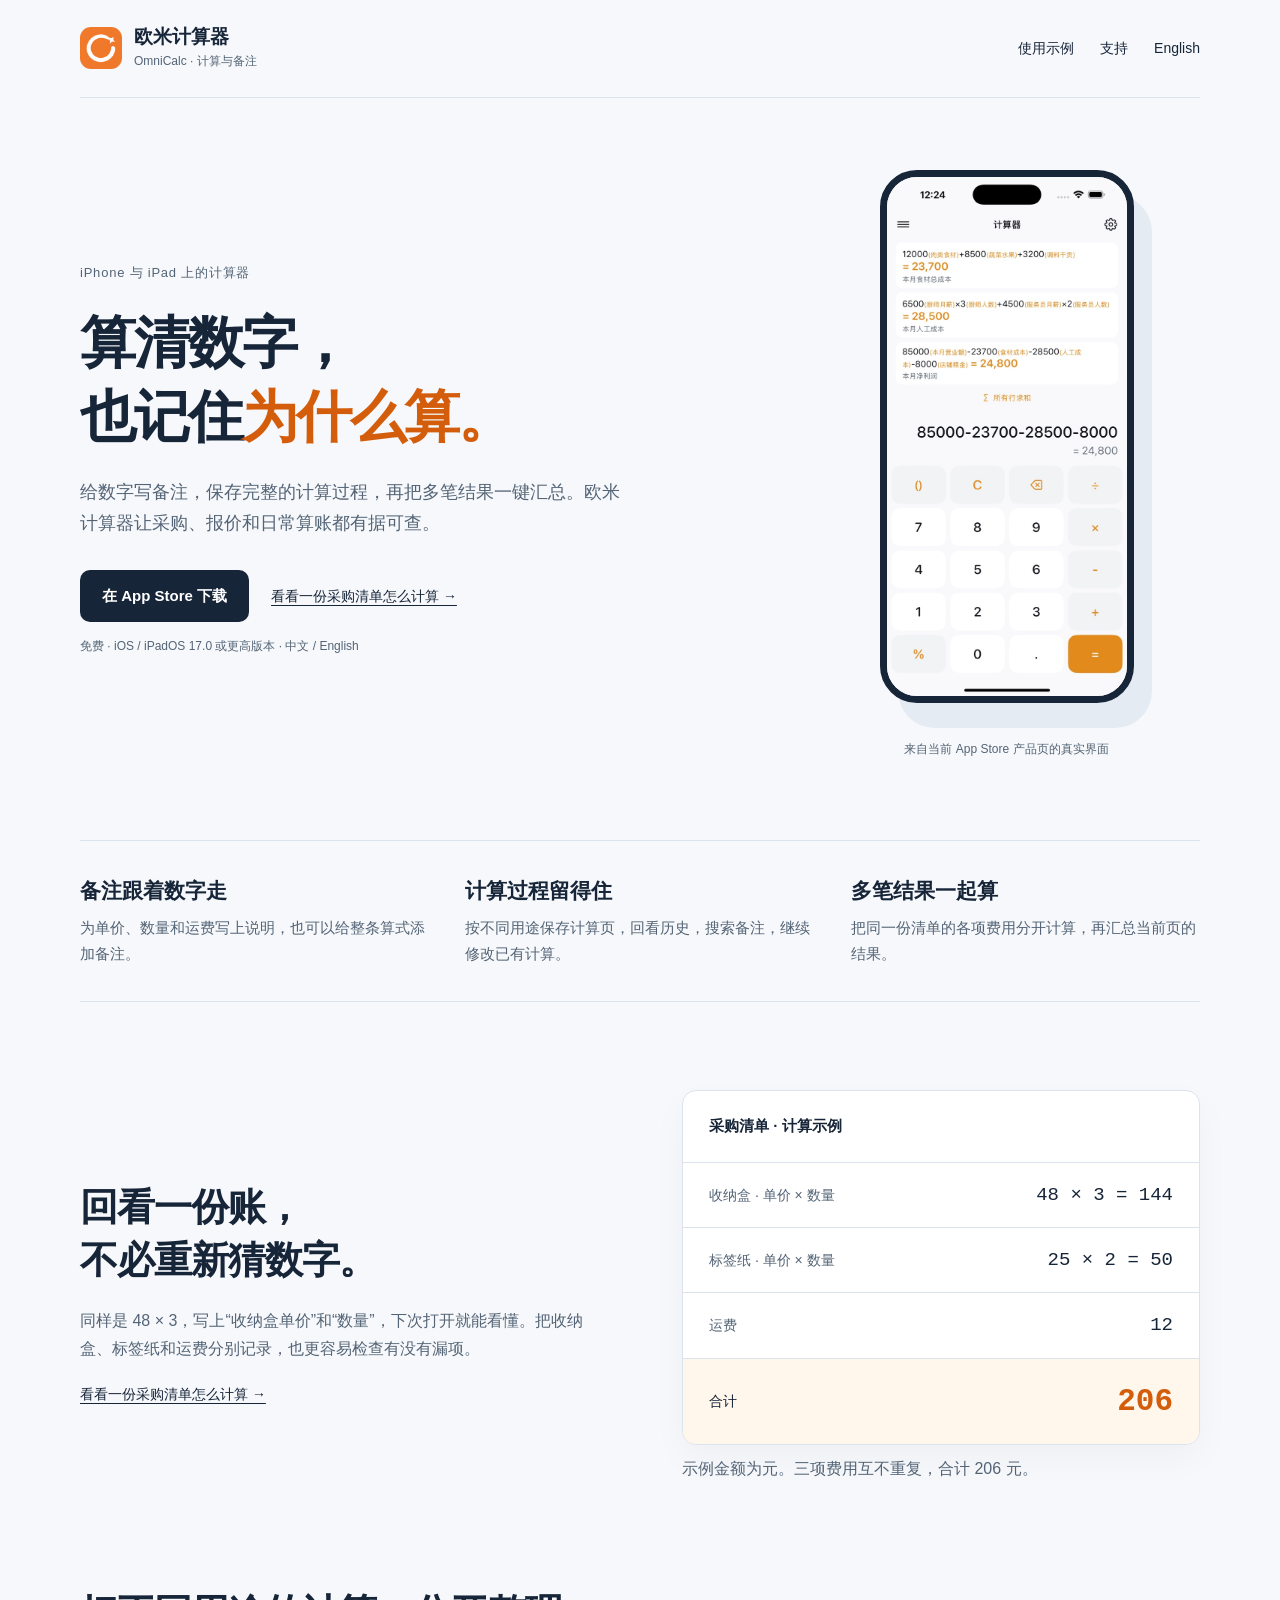
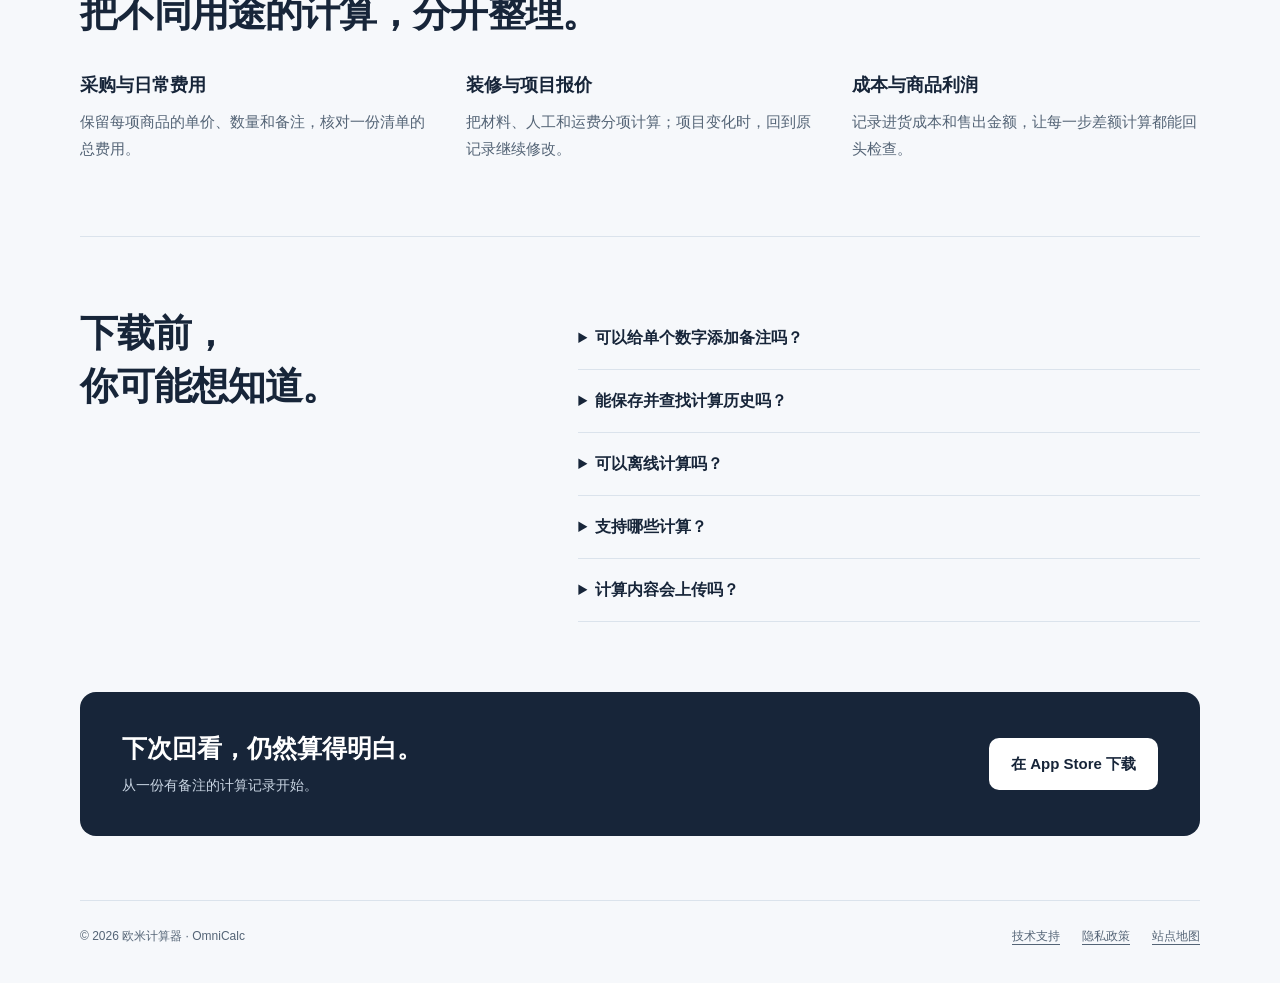
<file: index.html>
<!DOCTYPE html>
<html lang="zh-Hans">
<head>
  <meta charset="utf-8">
  <meta name="viewport" content="width=device-width, initial-scale=1">
  <meta name="google-site-verification" content="bOniadHOG1fCd038-7_-NIhYMrd6Anp11E0XUxR2jSM" />
  <title>欧米计算器 OmniCalc｜带备注和历史记录的 iPhone 计算器</title>
  <meta name="description" content="欧米计算器 OmniCalc 支持给数字和算式添加备注、保存计算历史、多页分类和一键汇总。适合整理采购清单、装修报价与日常费用，支持 iPhone 和 iPad。">
  <link rel="canonical" href="https://flynnyoungtop.github.io/calculator-pages/">
  <link rel="alternate" hreflang="zh-Hans" href="https://flynnyoungtop.github.io/calculator-pages/">
  <link rel="alternate" hreflang="en" href="https://flynnyoungtop.github.io/calculator-pages/en/">
  <link rel="alternate" hreflang="x-default" href="https://flynnyoungtop.github.io/calculator-pages/en/">
  <meta property="og:type" content="website">
  <meta property="og:site_name" content="OmniCalc">
  <meta property="og:locale" content="zh_CN">
  <meta property="og:title" content="欧米计算器 OmniCalc｜带备注和历史记录的 iPhone 计算器">
  <meta property="og:description" content="欧米计算器 OmniCalc 支持给数字和算式添加备注、保存计算历史、多页分类和一键汇总。适合整理采购清单、装修报价与日常费用，支持 iPhone 和 iPad。">
  <meta property="og:url" content="https://flynnyoungtop.github.io/calculator-pages/">
  <meta property="og:image" content="https://flynnyoungtop.github.io/calculator-pages/assets/app-icon.jpg">
  <meta property="og:image:alt" content="OmniCalc app icon">
  <meta name="twitter:card" content="summary">
  <meta name="apple-itunes-app" content="app-id=6760615662">
  <meta name="theme-color" content="#f6f8fb">
  <link rel="icon" type="image/jpeg" href="assets/app-icon.jpg">
  <link rel="apple-touch-icon" href="assets/app-icon.jpg">
  <link rel="stylesheet" href="assets/site.css">
  <script type="application/ld+json">{"@context": "https://schema.org", "@type": "SoftwareApplication", "@id": "https://flynnyoungtop.github.io/calculator-pages/#app", "name": "欧米计算器 · OmniCalc", "applicationCategory": "UtilitiesApplication", "operatingSystem": "iOS 17.0 or later; iPadOS 17.0 or later", "inLanguage": ["zh-Hans", "en"], "url": "https://flynnyoungtop.github.io/calculator-pages/", "description": "欧米计算器 OmniCalc 支持给数字和算式添加备注、保存计算历史、多页分类和一键汇总。适合整理采购清单、装修报价与日常费用，支持 iPhone 和 iPad。", "image": "https://flynnyoungtop.github.io/calculator-pages/assets/app-icon.jpg", "downloadUrl": "https://apps.apple.com/app/id6760615662", "offers": {"@type": "Offer", "price": "0", "priceCurrency": "USD"}, "featureList": ["Number and expression notes", "Saved calculation history", "Multiple calculation pages", "Page totals", "Image sharing"], "sameAs": ["https://apps.apple.com/app/id6760615662"]}</script>
</head>
<body><a class="skip" href="#main">跳到正文</a>
<header class="wrap"><nav class="site-nav" aria-label="主导航">
  <a class="brand" href="./"><img src="assets/app-icon.jpg" width="42" height="42" alt=""><span>欧米计算器<small>OmniCalc · 计算与备注</small></span></a>
  <div class="nav-links"><a class="optional" href="zh/guides/expense-calculator.html">使用示例</a><a href="zh/support.html">支持</a><a href="en/" lang="en">English</a></div>
</nav></header>
<main id="main" class="wrap">
  <section class="hero" aria-labelledby="hero-title">
    <div><p class="eyebrow">iPhone 与 iPad 上的计算器</p><h1 id="hero-title">算清数字，<br>也记住<em>为什么算。</em></h1><p class="intro">给数字写备注，保存完整的计算过程，再把多笔结果一键汇总。欧米计算器让采购、报价和日常算账都有据可查。</p><div class="actions"><a class="download" href="https://apps.apple.com/cn/app/id6760615662">在 App Store 下载</a><a class="secondary" href="zh/guides/expense-calculator.html">看看一份采购清单怎么计算 →</a></div><p class="requirements">免费 · iOS / iPadOS 17.0 或更高版本 · 中文 / English</p></div>
    <figure class="phone"><img src="assets/zh-calculator.jpg" alt="欧米计算器的餐饮成本计算页面，数字旁有原料、工资等备注，并保留完整算式" width="222" height="480" fetchpriority="high"><figcaption>来自当前 App Store 产品页的真实界面</figcaption></figure>
  </section>
  <section class="feature-strip" aria-label="主要功能"><div><h2>备注跟着数字走</h2><p>为单价、数量和运费写上说明，也可以给整条算式添加备注。</p></div><div><h2>计算过程留得住</h2><p>按不同用途保存计算页，回看历史，搜索备注，继续修改已有计算。</p></div><div><h2>多笔结果一起算</h2><p>把同一份清单的各项费用分开计算，再汇总当前页的结果。</p></div></section>
  <section class="story"><div><h2 class="section-title">回看一份账，<br>不必重新猜数字。</h2><p>同样是 48 × 3，写上“收纳盒单价”和“数量”，下次打开就能看懂。把收纳盒、标签纸和运费分别记录，也更容易检查有没有漏项。</p><a class="secondary" href="zh/guides/expense-calculator.html">看看一份采购清单怎么计算 →</a></div><div><div class="ledger"><div class="ledger-header">采购清单 · 计算示例</div><div class="ledger-row"><span>收纳盒 · 单价 × 数量</span><strong>48 × 3 = 144</strong></div><div class="ledger-row"><span>标签纸 · 单价 × 数量</span><strong>25 × 2 = 50</strong></div><div class="ledger-row"><span>运费</span><strong>12</strong></div><div class="ledger-total"><span>合计</span><strong>206</strong></div></div><p class="ledger-note">示例金额为元。三项费用互不重复，合计 206 元。</p></div></section>
  <section class="use-cases"><h2 class="section-title">把不同用途的计算，分开整理。</h2><div class="case-list"><div><h3>采购与日常费用</h3><p>保留每项商品的单价、数量和备注，核对一份清单的总费用。</p></div><div><h3>装修与项目报价</h3><p>把材料、人工和运费分项计算；项目变化时，回到原记录继续修改。</p></div><div><h3>成本与商品利润</h3><p>记录进货成本和售出金额，让每一步差额计算都能回头检查。</p></div></div></section>
  <section class="faq-section"><h2 class="section-title">下载前，<br>你可能想知道。</h2><div class="faq-list"><details><summary>可以给单个数字添加备注吗？</summary><p>可以。数字和整条算式都能添加备注，适合解释单价、数量、折扣和运费的含义。</p></details><details><summary>能保存并查找计算历史吗？</summary><p>可以保存计算页，按标题和备注搜索历史记录，并载入已有记录继续计算。</p></details><details><summary>可以离线计算吗？</summary><p>可以。基础计算、备注和本地记录可离线使用；主动提交反馈等网络功能需要连接互联网。</p></details><details><summary>支持哪些计算？</summary><p>支持加减乘除、括号、百分比和输入时预览结果，可以设置小数位数、千位分隔符和键盘配色。</p></details><details><summary>计算内容会上传吗？</summary><p>当前正式版本的算式、结果和备注保存在设备本地。使用统计及主动提交的反馈，按隐私政策中说明的范围处理。</p></details></div></section>
  <section class="closing"><div><h2>下次回看，仍然算得明白。</h2><p>从一份有备注的计算记录开始。</p></div><a class="download" href="https://apps.apple.com/cn/app/id6760615662">在 App Store 下载</a></section>
</main><footer class="wrap site-footer"><span>© 2026 欧米计算器 · OmniCalc</span><div class="footer-links"><a href="zh/support.html">技术支持</a><a href="zh/privacy.html">隐私政策</a><a href="sitemap.xml">站点地图</a></div></footer></body></html>
</file>
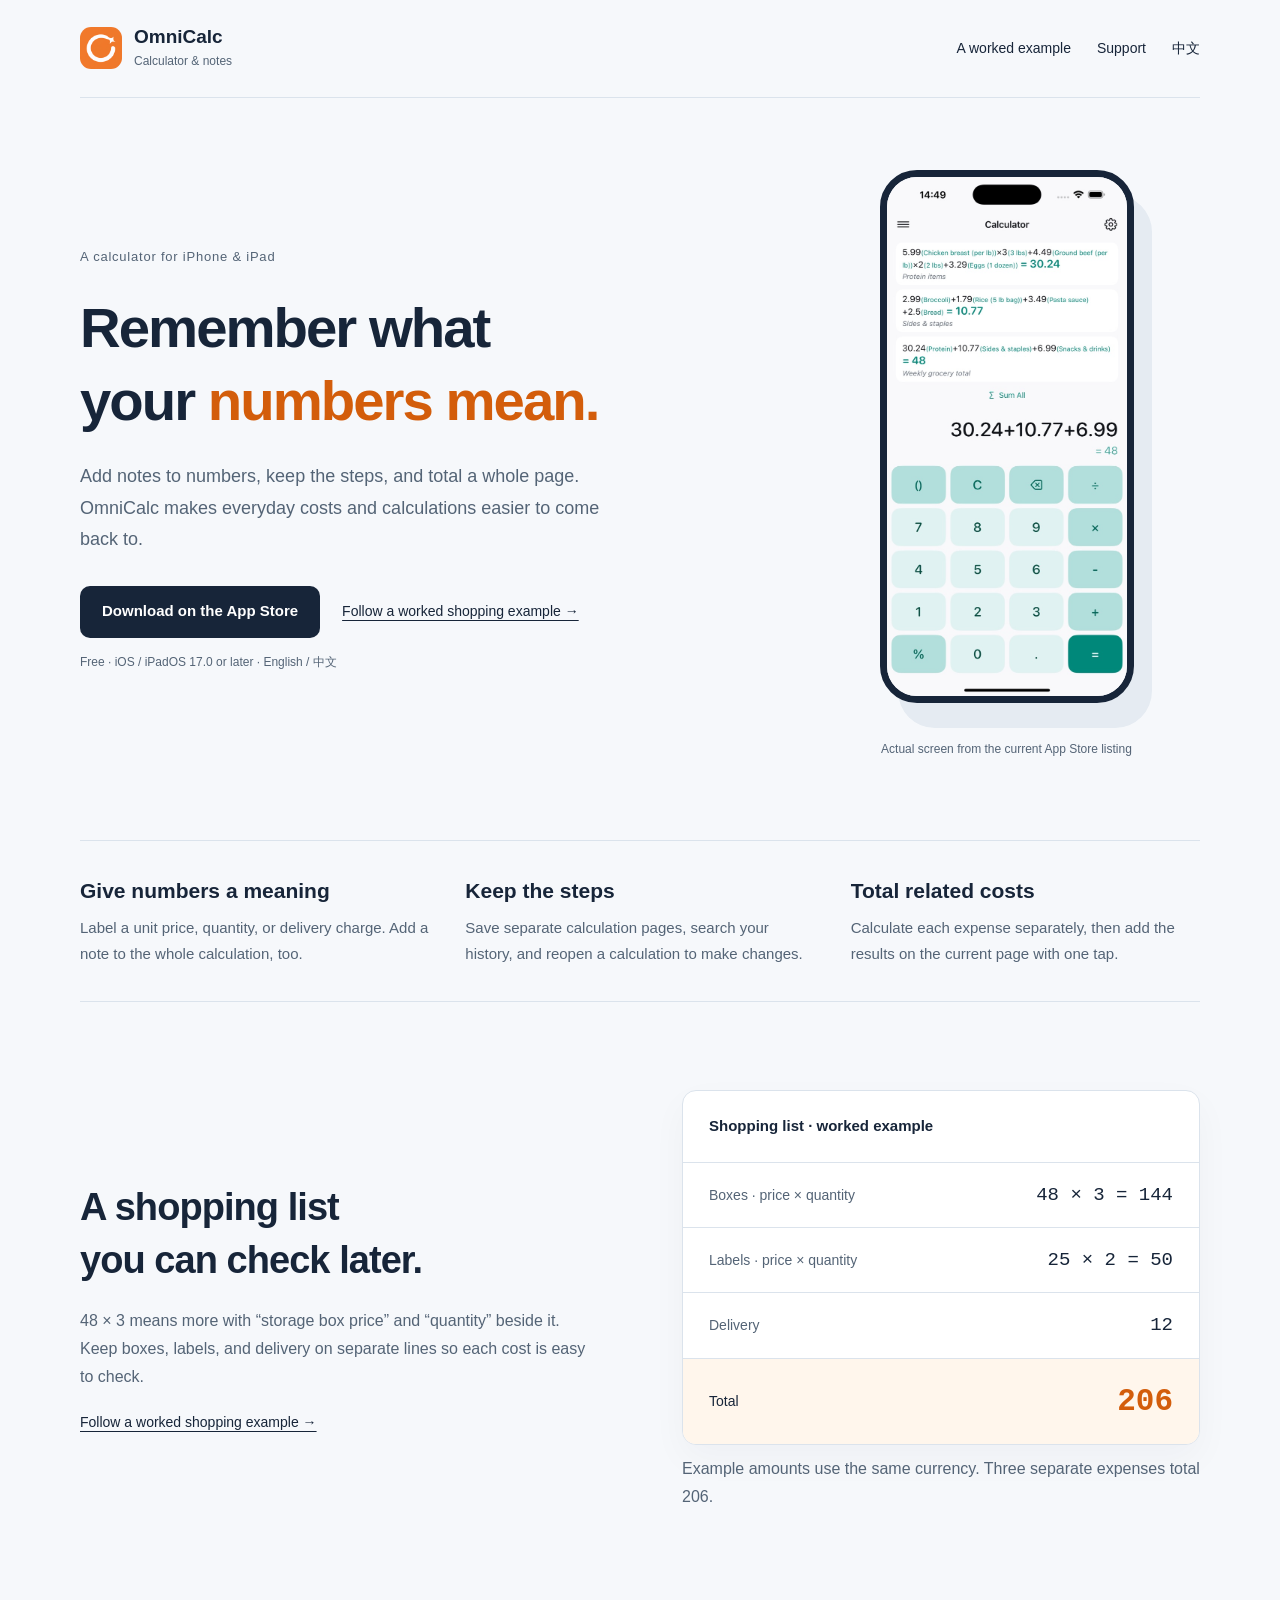
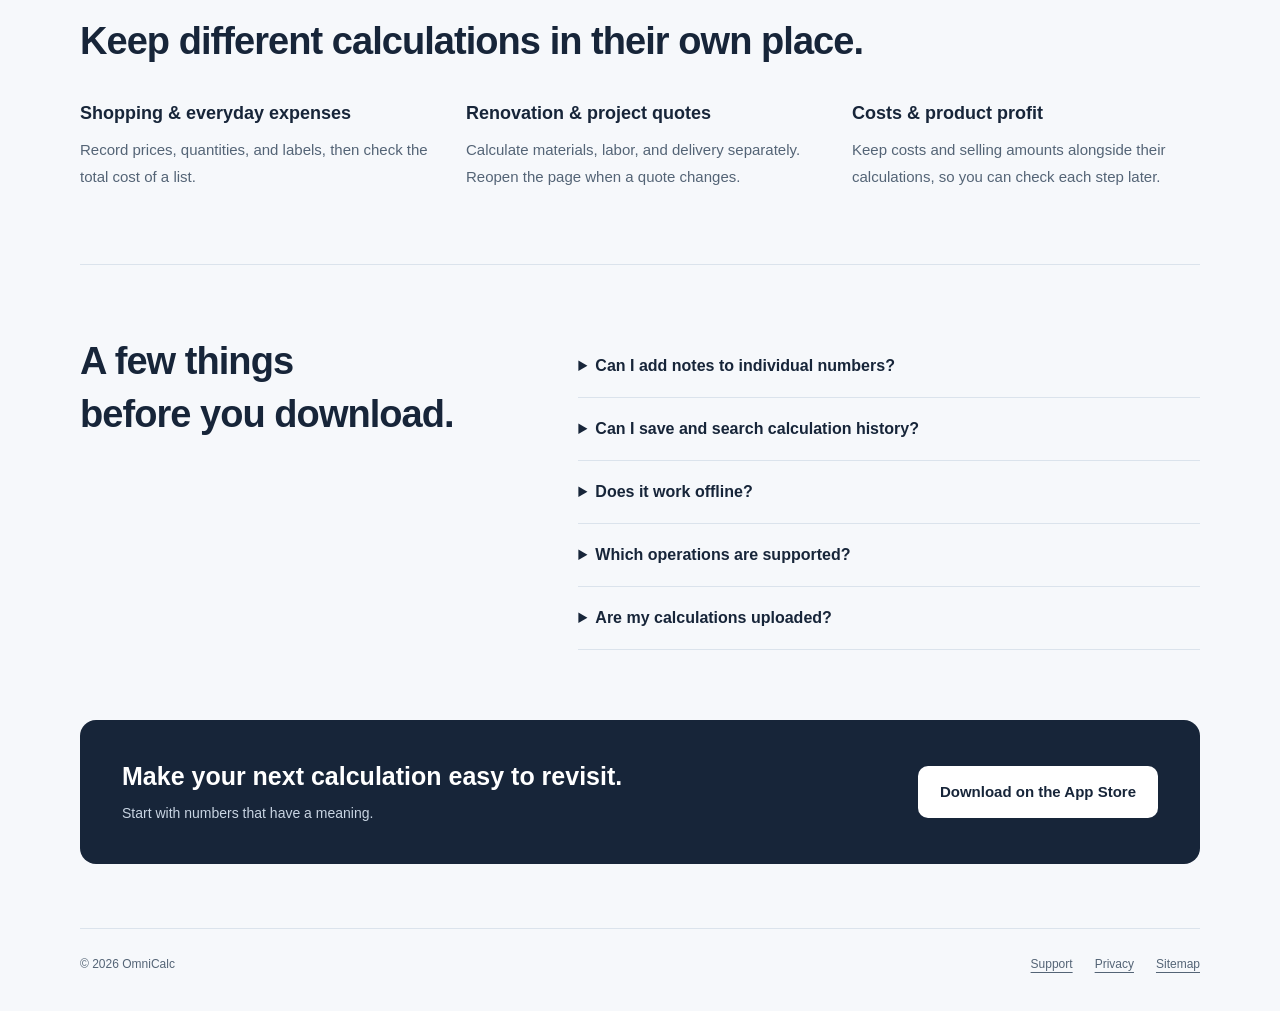
<file: en/index.html>
<!DOCTYPE html>
<html lang="en">
<head>
  <meta charset="utf-8">
  <meta name="viewport" content="width=device-width, initial-scale=1">
  <title>OmniCalc — Calculator with Notes &amp; History for iPhone</title>
  <meta name="description" content="Add notes to numbers, save calculation history, and total a page with OmniCalc for iPhone and iPad. Keep shopping lists, project costs, and everyday calculations easy to follow.">
  <link rel="canonical" href="https://flynnyoungtop.github.io/calculator-pages/en/">
  <link rel="alternate" hreflang="zh-Hans" href="https://flynnyoungtop.github.io/calculator-pages/">
  <link rel="alternate" hreflang="en" href="https://flynnyoungtop.github.io/calculator-pages/en/">
  <link rel="alternate" hreflang="x-default" href="https://flynnyoungtop.github.io/calculator-pages/en/">
  <meta property="og:type" content="website">
  <meta property="og:site_name" content="OmniCalc">
  <meta property="og:locale" content="en_US">
  <meta property="og:title" content="OmniCalc — Calculator with Notes &amp; History for iPhone">
  <meta property="og:description" content="Add notes to numbers, save calculation history, and total a page with OmniCalc for iPhone and iPad. Keep shopping lists, project costs, and everyday calculations easy to follow.">
  <meta property="og:url" content="https://flynnyoungtop.github.io/calculator-pages/en/">
  <meta property="og:image" content="https://flynnyoungtop.github.io/calculator-pages/assets/app-icon.jpg">
  <meta property="og:image:alt" content="OmniCalc app icon">
  <meta name="twitter:card" content="summary">
  <meta name="apple-itunes-app" content="app-id=6760615662">
  <meta name="theme-color" content="#f6f8fb">
  <link rel="icon" type="image/jpeg" href="../assets/app-icon.jpg">
  <link rel="apple-touch-icon" href="../assets/app-icon.jpg">
  <link rel="stylesheet" href="../assets/site.css">
  <script type="application/ld+json">{"@context": "https://schema.org", "@type": "SoftwareApplication", "@id": "https://flynnyoungtop.github.io/calculator-pages/#app", "name": "OmniCalc", "applicationCategory": "UtilitiesApplication", "operatingSystem": "iOS 17.0 or later; iPadOS 17.0 or later", "inLanguage": ["zh-Hans", "en"], "url": "https://flynnyoungtop.github.io/calculator-pages/en/", "description": "Add notes to numbers, save calculation history, and total a page with OmniCalc for iPhone and iPad. Keep shopping lists, project costs, and everyday calculations easy to follow.", "image": "https://flynnyoungtop.github.io/calculator-pages/assets/app-icon.jpg", "downloadUrl": "https://apps.apple.com/app/id6760615662", "offers": {"@type": "Offer", "price": "0", "priceCurrency": "USD"}, "featureList": ["Number and expression notes", "Saved calculation history", "Multiple calculation pages", "Page totals", "Image sharing"], "sameAs": ["https://apps.apple.com/app/id6760615662"]}</script>
</head>
<body><a class="skip" href="#main">Skip to content</a>
<header class="wrap"><nav class="site-nav" aria-label="Main navigation">
  <a class="brand" href="../en/"><img src="../assets/app-icon.jpg" width="42" height="42" alt=""><span>OmniCalc<small>Calculator & notes</small></span></a>
  <div class="nav-links"><a class="optional" href="../en/guides/expense-calculator.html">A worked example</a><a href="../en/support.html">Support</a><a href="../" lang="zh-Hans">中文</a></div>
</nav></header>
<main id="main" class="wrap">
  <section class="hero" aria-labelledby="hero-title">
    <div><p class="eyebrow">A calculator for iPhone & iPad</p><h1 id="hero-title">Remember what<br>your <em>numbers mean.</em></h1><p class="intro">Add notes to numbers, keep the steps, and total a whole page. OmniCalc makes everyday costs and calculations easier to come back to.</p><div class="actions"><a class="download" href="https://apps.apple.com/us/app/id6760615662">Download on the App Store</a><a class="secondary" href="../en/guides/expense-calculator.html">Follow a worked shopping example →</a></div><p class="requirements">Free · iOS / iPadOS 17.0 or later · English / 中文</p></div>
    <figure class="phone"><img src="../assets/en-calculator.jpg" alt="OmniCalc grocery budget screen with ingredient notes, saved calculations and a page total" width="222" height="480" fetchpriority="high"><figcaption>Actual screen from the current App Store listing</figcaption></figure>
  </section>
  <section class="feature-strip" aria-label="Key features"><div><h2>Give numbers a meaning</h2><p>Label a unit price, quantity, or delivery charge. Add a note to the whole calculation, too.</p></div><div><h2>Keep the steps</h2><p>Save separate calculation pages, search your history, and reopen a calculation to make changes.</p></div><div><h2>Total related costs</h2><p>Calculate each expense separately, then add the results on the current page with one tap.</p></div></section>
  <section class="story"><div><h2 class="section-title">A shopping list<br>you can check later.</h2><p>48 × 3 means more with “storage box price” and “quantity” beside it. Keep boxes, labels, and delivery on separate lines so each cost is easy to check.</p><a class="secondary" href="../en/guides/expense-calculator.html">Follow a worked shopping example →</a></div><div><div class="ledger"><div class="ledger-header">Shopping list · worked example</div><div class="ledger-row"><span>Boxes · price × quantity</span><strong>48 × 3 = 144</strong></div><div class="ledger-row"><span>Labels · price × quantity</span><strong>25 × 2 = 50</strong></div><div class="ledger-row"><span>Delivery</span><strong>12</strong></div><div class="ledger-total"><span>Total</span><strong>206</strong></div></div><p class="ledger-note">Example amounts use the same currency. Three separate expenses total 206.</p></div></section>
  <section class="use-cases"><h2 class="section-title">Keep different calculations in their own place.</h2><div class="case-list"><div><h3>Shopping &amp; everyday expenses</h3><p>Record prices, quantities, and labels, then check the total cost of a list.</p></div><div><h3>Renovation &amp; project quotes</h3><p>Calculate materials, labor, and delivery separately. Reopen the page when a quote changes.</p></div><div><h3>Costs &amp; product profit</h3><p>Keep costs and selling amounts alongside their calculations, so you can check each step later.</p></div></div></section>
  <section class="faq-section"><h2 class="section-title">A few things<br>before you download.</h2><div class="faq-list"><details><summary>Can I add notes to individual numbers?</summary><p>Yes. Add notes to a number or an entire expression to explain a price, quantity, discount, or delivery charge.</p></details><details><summary>Can I save and search calculation history?</summary><p>Yes. Save calculation pages, search titles and notes, and reopen existing records to continue a calculation.</p></details><details><summary>Does it work offline?</summary><p>Calculations, notes, and local history work offline. Network features, such as sending feedback, require an internet connection.</p></details><details><summary>Which operations are supported?</summary><p>Addition, subtraction, multiplication, division, parentheses, percentages, and live result previews. You can adjust decimal places, thousands separators, and keyboard colors.</p></details><details><summary>Are my calculations uploaded?</summary><p>In the current released version, expressions, results, and notes stay on your device. Usage analytics and feedback you choose to submit are handled as described in the privacy policy.</p></details></div></section>
  <section class="closing"><div><h2>Make your next calculation easy to revisit.</h2><p>Start with numbers that have a meaning.</p></div><a class="download" href="https://apps.apple.com/us/app/id6760615662">Download on the App Store</a></section>
</main><footer class="wrap site-footer"><span>© 2026 OmniCalc</span><div class="footer-links"><a href="../en/support.html">Support</a><a href="../en/privacy.html">Privacy</a><a href="../sitemap.xml">Sitemap</a></div></footer></body></html>
</file>
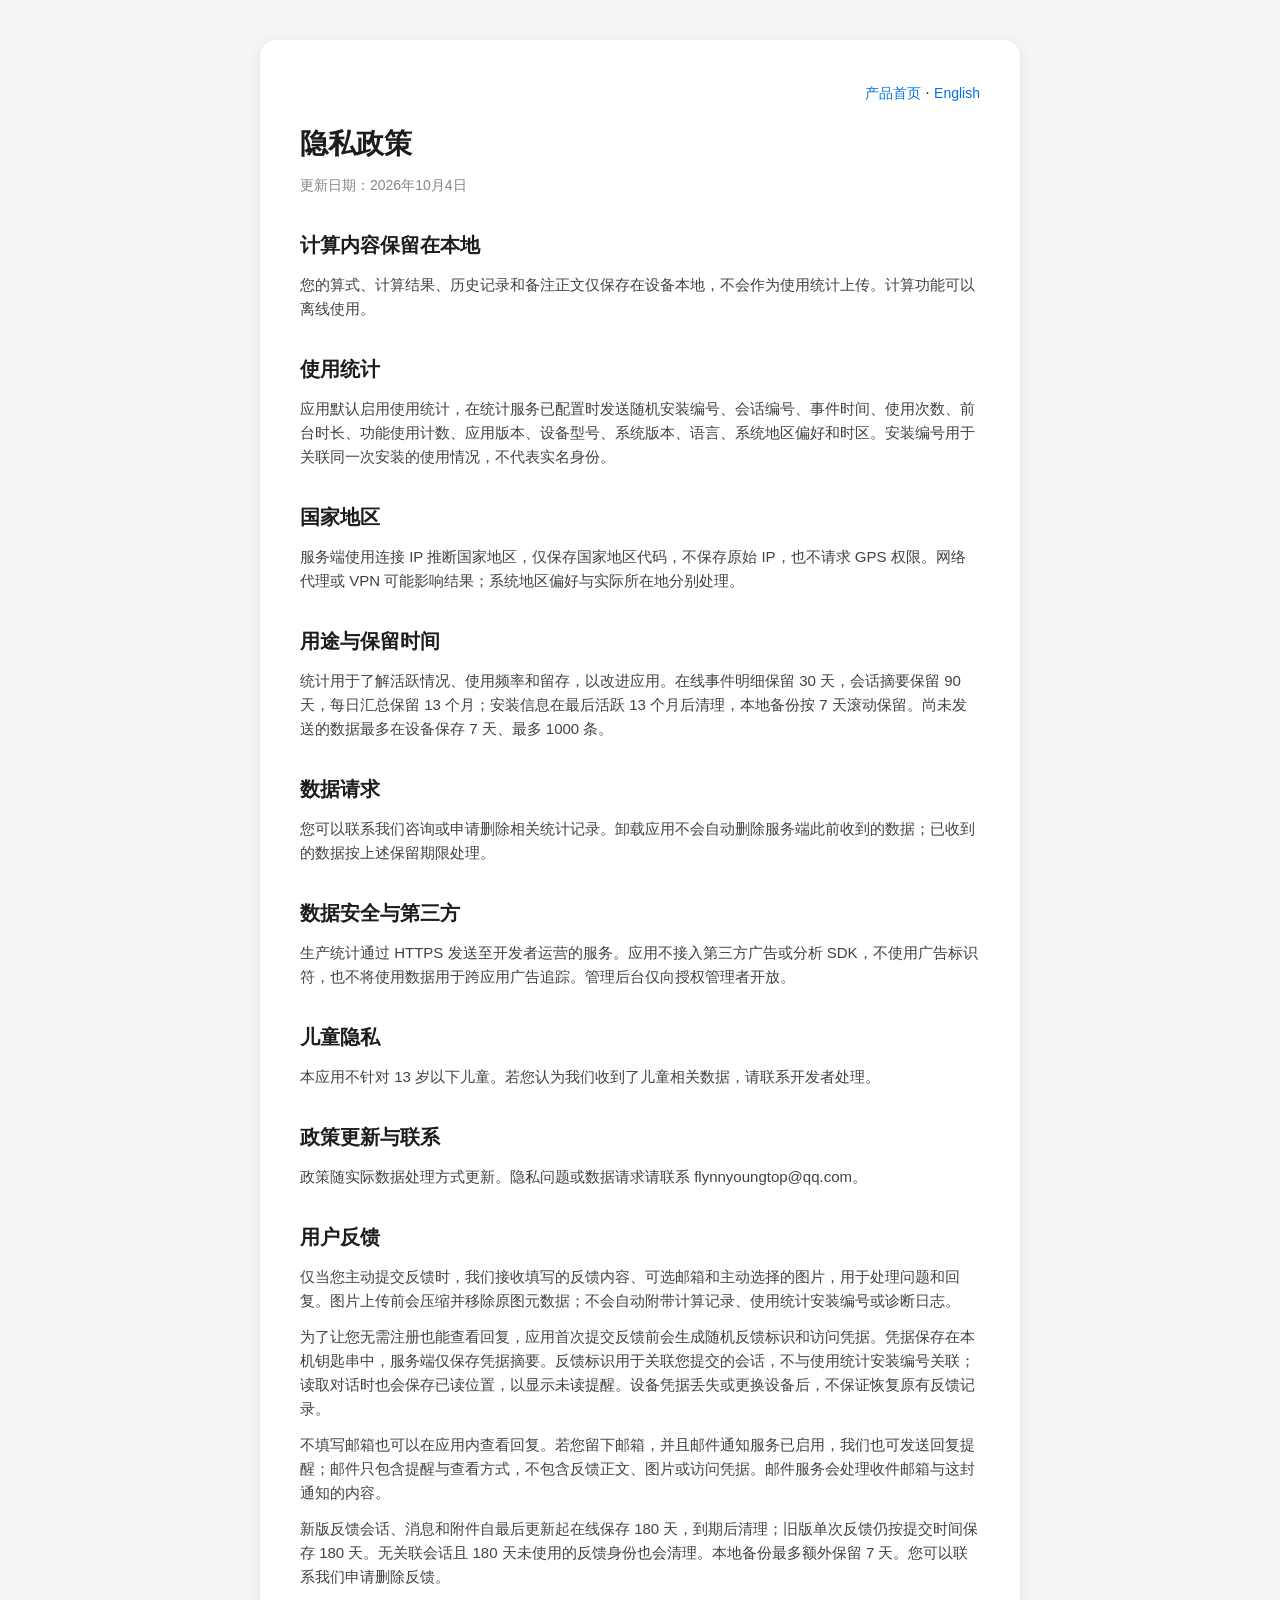
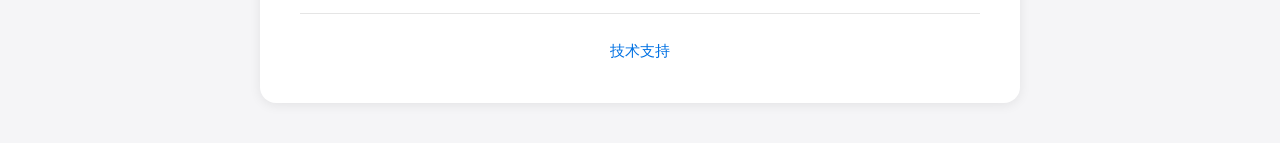
<file: privacy.html>
<!DOCTYPE html>
<html>
<head>
    <title>隐私政策 — 欧米计算器</title>
    <link rel="canonical" href="https://flynnyoungtop.github.io/calculator-pages/zh/privacy.html">
    <meta charset="UTF-8">
    <meta http-equiv="refresh" content="0; url=zh/privacy.html">
</head>
<body>
    <p>Redirecting to <a href="zh/privacy.html">隐私政策</a>...</p>
</body>
</html>
</file>
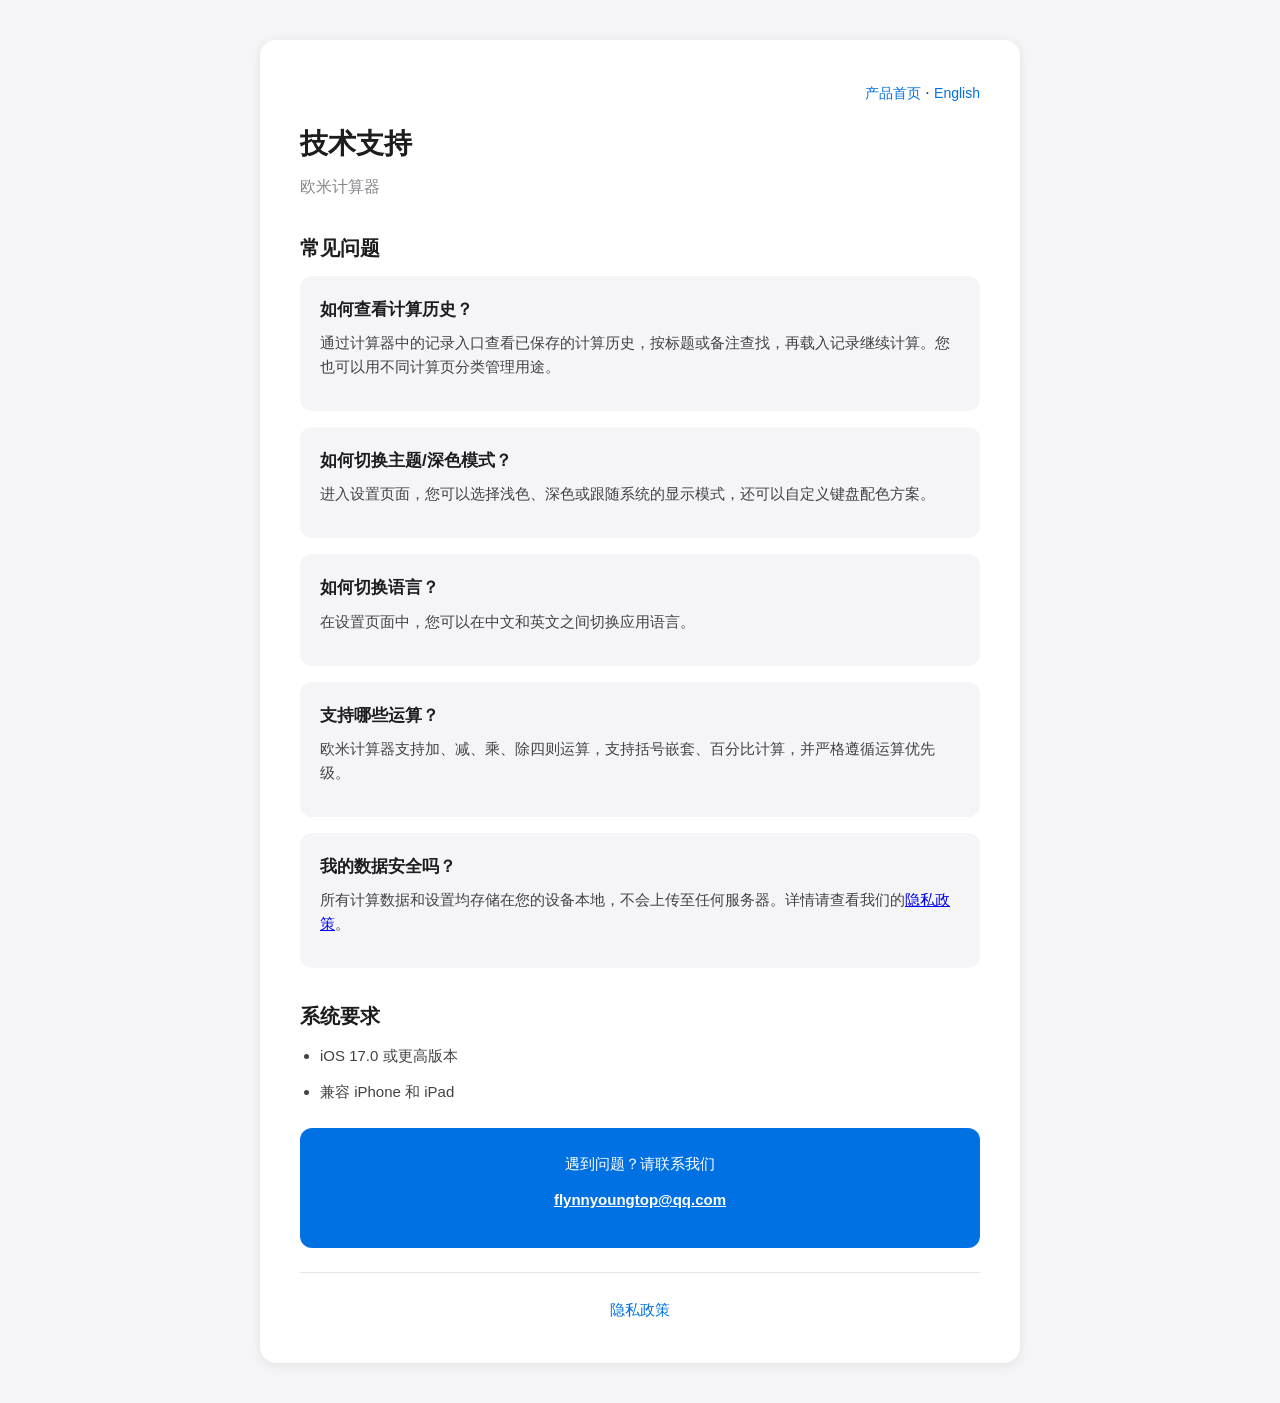
<file: support.html>
<!DOCTYPE html>
<html>
<head>
    <title>技术支持 — 欧米计算器</title>
    <link rel="canonical" href="https://flynnyoungtop.github.io/calculator-pages/zh/support.html">
    <meta charset="UTF-8">
    <meta http-equiv="refresh" content="0; url=zh/support.html">
</head>
<body>
    <p>Redirecting to <a href="zh/support.html">技术支持</a>...</p>
</body>
</html>
</file>
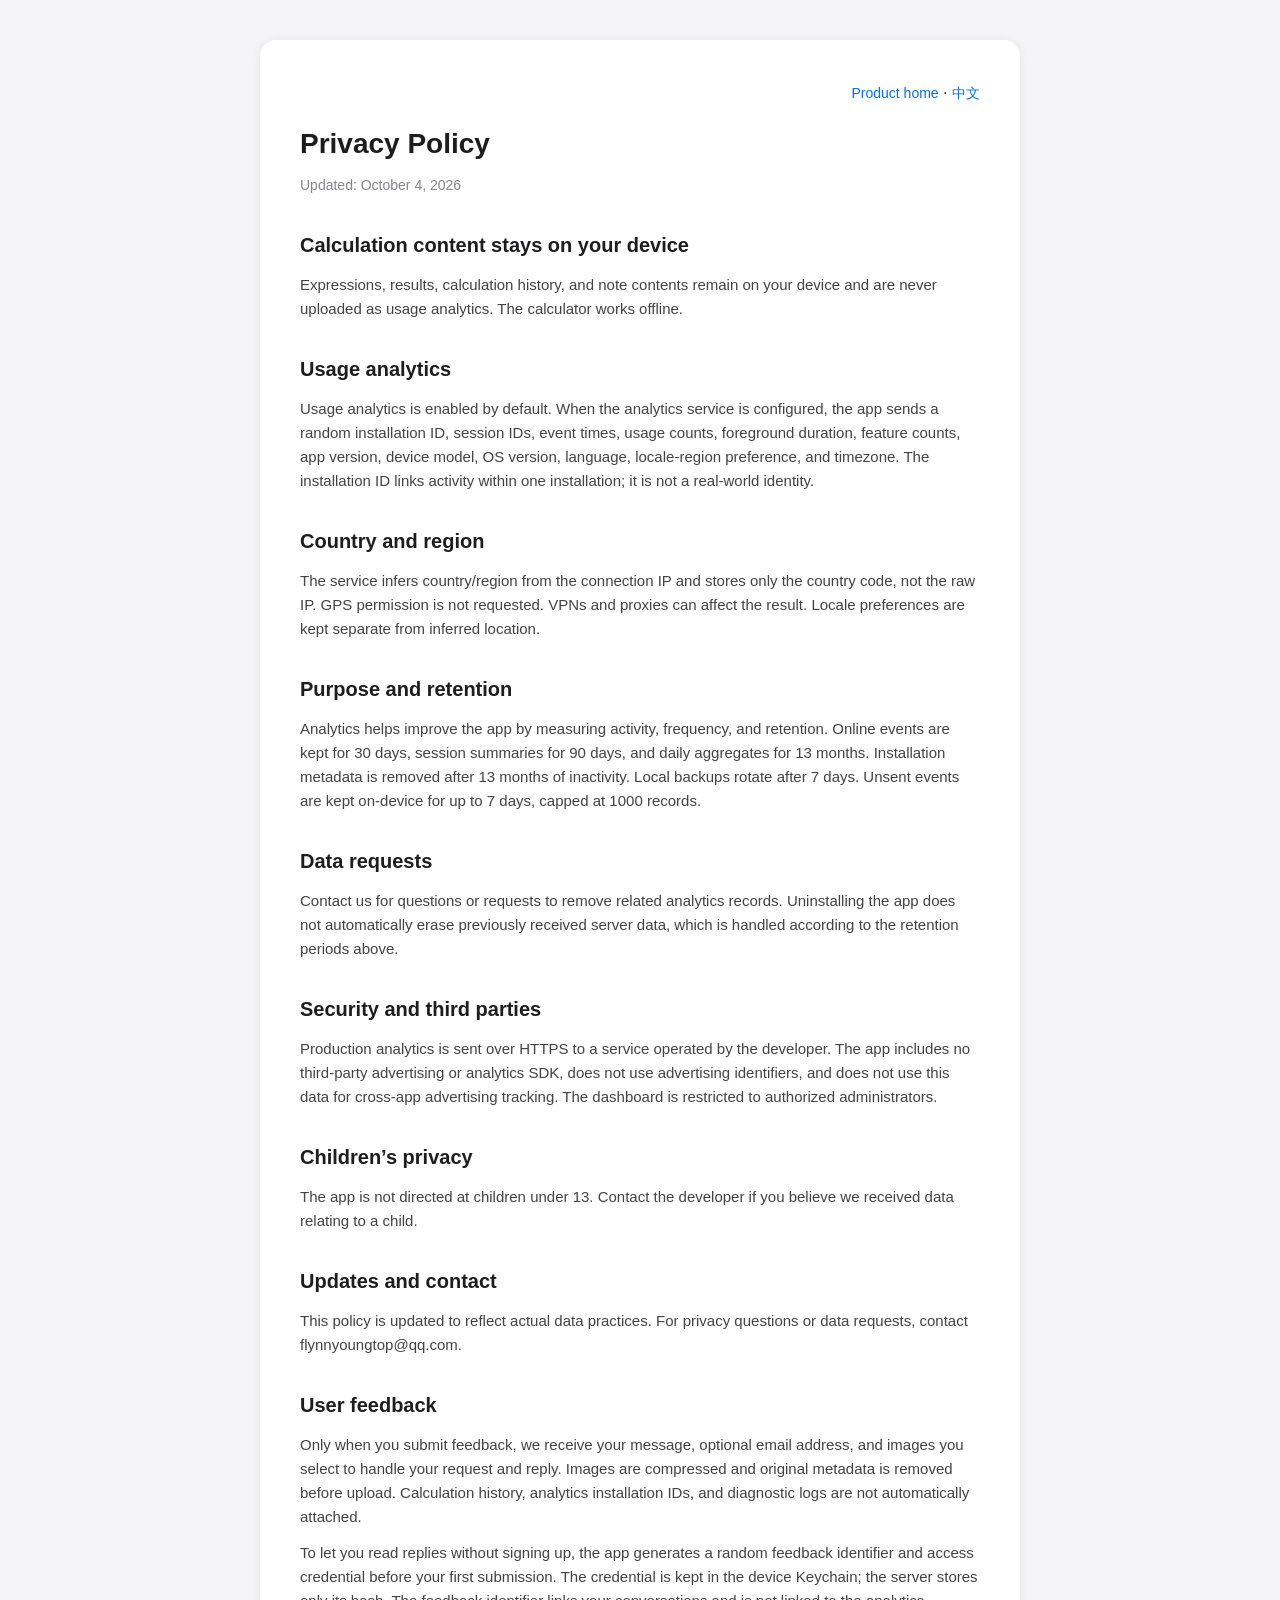
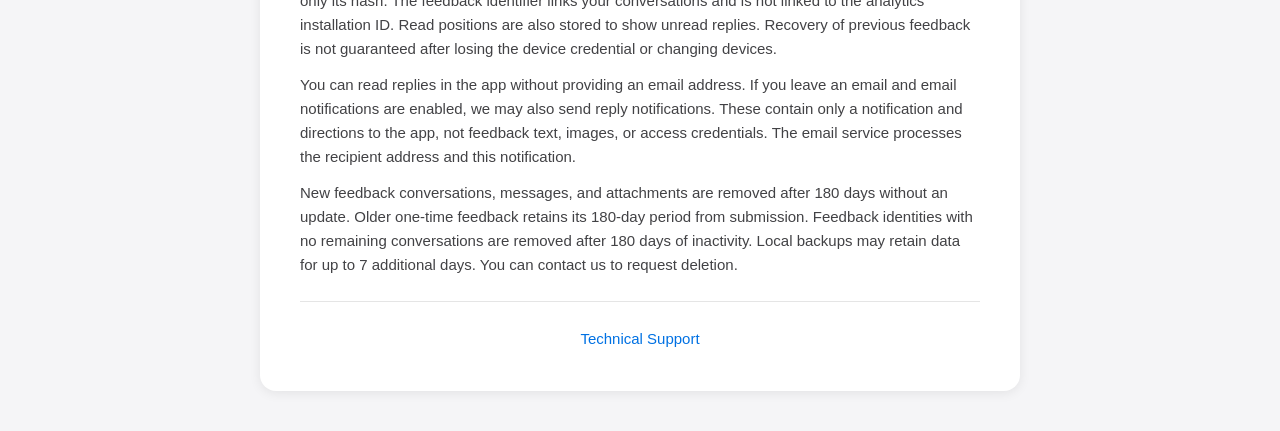
<file: en/privacy.html>
<!DOCTYPE html>
<html lang="en">
<head>
    <meta charset="UTF-8">
    <meta name="viewport" content="width=device-width, initial-scale=1.0">
    <title>OmniCalc - Privacy Policy</title>
    <meta name="description" content="Learn how OmniCalc handles local calculations, usage analytics and feedback you choose to submit, and how to contact the developer.">
    <link rel="canonical" href="https://flynnyoungtop.github.io/calculator-pages/en/privacy.html">
    <link rel="alternate" hreflang="zh-Hans" href="https://flynnyoungtop.github.io/calculator-pages/zh/privacy.html">
    <link rel="alternate" hreflang="en" href="https://flynnyoungtop.github.io/calculator-pages/en/privacy.html">
    <link rel="alternate" hreflang="x-default" href="https://flynnyoungtop.github.io/calculator-pages/en/privacy.html">
    <link rel="icon" type="image/jpeg" href="../assets/app-icon.jpg">
    <style>
        * { margin: 0; padding: 0; box-sizing: border-box; }
        body { font-family: -apple-system, BlinkMacSystemFont, "Segoe UI", Roboto, Helvetica, Arial, sans-serif; line-height: 1.6; color: #333; background: #f5f5f7; }
        .container { max-width: 800px; margin: 0 auto; padding: 40px 20px; }
        .card { background: #fff; border-radius: 16px; padding: 40px; box-shadow: 0 2px 12px rgba(0,0,0,0.08); }
        h1 { font-size: 28px; margin-bottom: 8px; color: #1d1d1f; }
        h2 { font-size: 20px; margin-top: 32px; margin-bottom: 12px; color: #1d1d1f; }
        p, li { font-size: 15px; color: #424245; margin-bottom: 12px; }
        ul { padding-left: 20px; }
        .date { font-size: 14px; color: #86868b; margin-bottom: 24px; }
        .lang-switch { text-align: right; margin-bottom: 16px; }
        .lang-switch a { font-size: 14px; color: #0071e3; text-decoration: none; }
        .nav { text-align: center; margin-top: 24px; }
        .nav a { color: #0071e3; text-decoration: none; font-size: 15px; }
        hr { border: none; border-top: 1px solid #e5e5e5; margin: 24px 0; }
    </style>
</head>
<body>
    <div class="container">
        <div class="card">
            <div class="lang-switch">
                <a href="./">Product home</a> ·
                <a href="../zh/privacy.html">中文</a>
            </div>

            <h1>Privacy Policy</h1>
<p class="date">Updated: October 4, 2026</p>
<h2>Calculation content stays on your device</h2>
<p>Expressions, results, calculation history, and note contents remain on your device and are never uploaded as usage analytics. The calculator works offline.</p>
<h2>Usage analytics</h2>
<p>Usage analytics is enabled by default. When the analytics service is configured, the app sends a random installation ID, session IDs, event times, usage counts, foreground duration, feature counts, app version, device model, OS version, language, locale-region preference, and timezone. The installation ID links activity within one installation; it is not a real-world identity.</p>
<h2>Country and region</h2>
<p>The service infers country/region from the connection IP and stores only the country code, not the raw IP. GPS permission is not requested. VPNs and proxies can affect the result. Locale preferences are kept separate from inferred location.</p>
<h2>Purpose and retention</h2>
<p>Analytics helps improve the app by measuring activity, frequency, and retention. Online events are kept for 30 days, session summaries for 90 days, and daily aggregates for 13 months. Installation metadata is removed after 13 months of inactivity. Local backups rotate after 7 days. Unsent events are kept on-device for up to 7 days, capped at 1000 records.</p>
<h2>Data requests</h2>
<p>Contact us for questions or requests to remove related analytics records. Uninstalling the app does not automatically erase previously received server data, which is handled according to the retention periods above.</p>
<h2>Security and third parties</h2>
<p>Production analytics is sent over HTTPS to a service operated by the developer. The app includes no third-party advertising or analytics SDK, does not use advertising identifiers, and does not use this data for cross-app advertising tracking. The dashboard is restricted to authorized administrators.</p>
<h2>Children’s privacy</h2>
<p>The app is not directed at children under 13. Contact the developer if you believe we received data relating to a child.</p>
<h2>Updates and contact</h2>
<p>This policy is updated to reflect actual data practices. For privacy questions or data requests, contact flynnyoungtop@qq.com.</p>

<h2>User feedback</h2>
<p>Only when you submit feedback, we receive your message, optional email address, and images you select to handle your request and reply. Images are compressed and original metadata is removed before upload. Calculation history, analytics installation IDs, and diagnostic logs are not automatically attached.</p>
<p>To let you read replies without signing up, the app generates a random feedback identifier and access credential before your first submission. The credential is kept in the device Keychain; the server stores only its hash. The feedback identifier links your conversations and is not linked to the analytics installation ID. Read positions are also stored to show unread replies. Recovery of previous feedback is not guaranteed after losing the device credential or changing devices.</p>
<p>You can read replies in the app without providing an email address. If you leave an email and email notifications are enabled, we may also send reply notifications. These contain only a notification and directions to the app, not feedback text, images, or access credentials. The email service processes the recipient address and this notification.</p>
<p>New feedback conversations, messages, and attachments are removed after 180 days without an update. Older one-time feedback retains its 180-day period from submission. Feedback identities with no remaining conversations are removed after 180 days of inactivity. Local backups may retain data for up to 7 additional days. You can contact us to request deletion.</p>

            <hr>
            <div class="nav">
                <a href="support.html">Technical Support</a>
            </div>
        </div>
    </div>
</body>
</html>
</file>
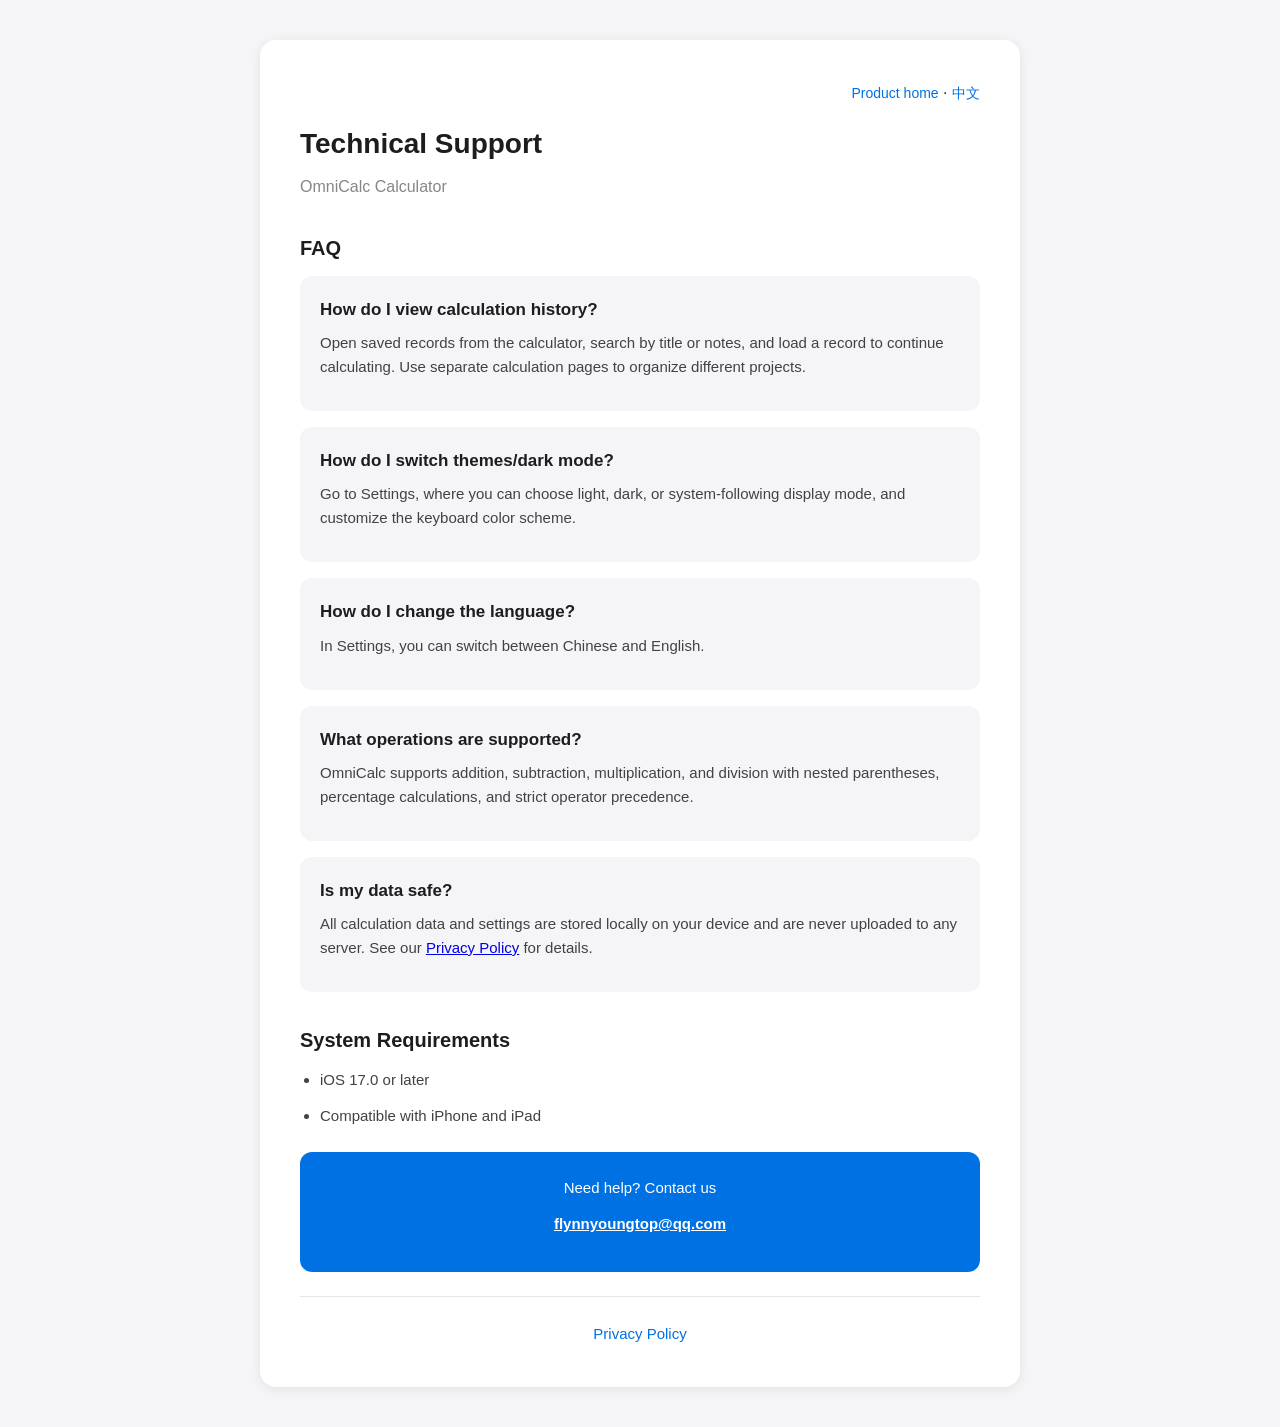
<file: en/support.html>
<!DOCTYPE html>
<html lang="en">
<head>
    <meta charset="UTF-8">
    <meta name="viewport" content="width=device-width, initial-scale=1.0">
    <title>OmniCalc - Technical Support</title>
    <meta name="description" content="Get help with OmniCalc calculation history, notes, themes, language settings and system requirements, or contact the developer.">
    <link rel="canonical" href="https://flynnyoungtop.github.io/calculator-pages/en/support.html">
    <link rel="alternate" hreflang="zh-Hans" href="https://flynnyoungtop.github.io/calculator-pages/zh/support.html">
    <link rel="alternate" hreflang="en" href="https://flynnyoungtop.github.io/calculator-pages/en/support.html">
    <link rel="alternate" hreflang="x-default" href="https://flynnyoungtop.github.io/calculator-pages/en/support.html">
    <link rel="icon" type="image/jpeg" href="../assets/app-icon.jpg">
    <style>
        * { margin: 0; padding: 0; box-sizing: border-box; }
        body { font-family: -apple-system, BlinkMacSystemFont, "Segoe UI", Roboto, Helvetica, Arial, sans-serif; line-height: 1.6; color: #333; background: #f5f5f7; }
        .container { max-width: 800px; margin: 0 auto; padding: 40px 20px; }
        .card { background: #fff; border-radius: 16px; padding: 40px; box-shadow: 0 2px 12px rgba(0,0,0,0.08); }
        h1 { font-size: 28px; margin-bottom: 8px; color: #1d1d1f; }
        h2 { font-size: 20px; margin-top: 32px; margin-bottom: 12px; color: #1d1d1f; }
        h3 { font-size: 17px; margin-top: 20px; margin-bottom: 8px; color: #1d1d1f; }
        p, li { font-size: 15px; color: #424245; margin-bottom: 12px; }
        ul { padding-left: 20px; }
        .subtitle { font-size: 16px; color: #86868b; margin-bottom: 24px; }
        .lang-switch { text-align: right; margin-bottom: 16px; }
        .lang-switch a { font-size: 14px; color: #0071e3; text-decoration: none; }
        .faq { background: #f5f5f7; border-radius: 12px; padding: 20px; margin-bottom: 16px; }
        .faq h3 { margin-top: 0; }
        .contact-box { background: #0071e3; color: #fff; border-radius: 12px; padding: 24px; margin-top: 24px; text-align: center; }
        .contact-box p { color: #fff; }
        .contact-box a { color: #fff; font-weight: 600; }
        .nav { text-align: center; margin-top: 24px; }
        .nav a { color: #0071e3; text-decoration: none; font-size: 15px; }
        hr { border: none; border-top: 1px solid #e5e5e5; margin: 24px 0; }
    </style>
</head>
<body>
    <div class="container">
        <div class="card">
            <div class="lang-switch">
                <a href="./">Product home</a> ·
                <a href="../zh/support.html">中文</a>
            </div>

            <h1>Technical Support</h1>
            <p class="subtitle">OmniCalc Calculator</p>

            <h2>FAQ</h2>

            <div class="faq">
                <h3>How do I view calculation history?</h3>
                <p>Open saved records from the calculator, search by title or notes, and load a record to continue calculating. Use separate calculation pages to organize different projects.</p>
            </div>

            <div class="faq">
                <h3>How do I switch themes/dark mode?</h3>
                <p>Go to Settings, where you can choose light, dark, or system-following display mode, and customize the keyboard color scheme.</p>
            </div>

            <div class="faq">
                <h3>How do I change the language?</h3>
                <p>In Settings, you can switch between Chinese and English.</p>
            </div>

            <div class="faq">
                <h3>What operations are supported?</h3>
                <p>OmniCalc supports addition, subtraction, multiplication, and division with nested parentheses, percentage calculations, and strict operator precedence.</p>
            </div>

            <div class="faq">
                <h3>Is my data safe?</h3>
                <p>All calculation data and settings are stored locally on your device and are never uploaded to any server. See our <a href="privacy.html">Privacy Policy</a> for details.</p>
            </div>

            <h2>System Requirements</h2>
            <ul>
                <li>iOS 17.0 or later</li>
                <li>Compatible with iPhone and iPad</li>
            </ul>

            <div class="contact-box">
                <p>Need help? Contact us</p>
                <p><a href="mailto:flynnyoungtop@qq.com">flynnyoungtop@qq.com</a></p>
            </div>

            <hr>
            <div class="nav">
                <a href="privacy.html">Privacy Policy</a>
            </div>
        </div>
    </div>
</body>
</html>
</file>
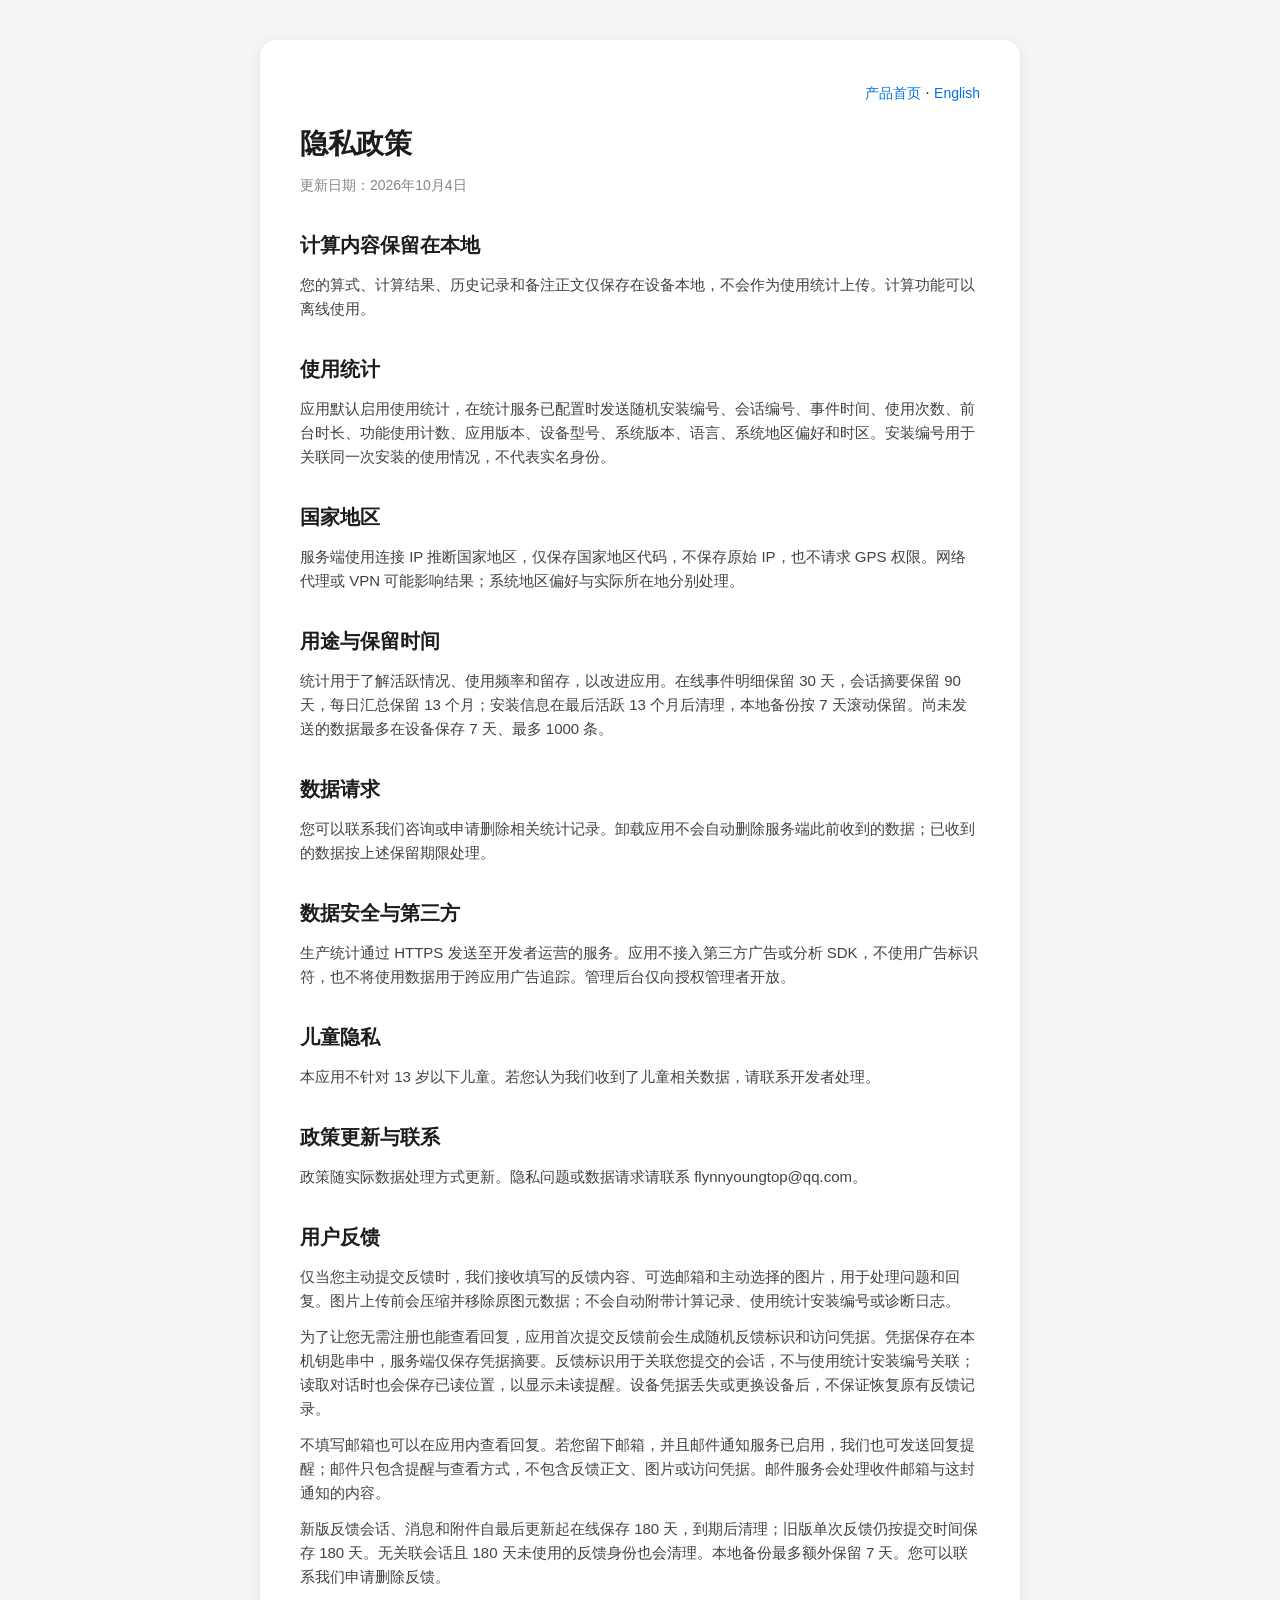
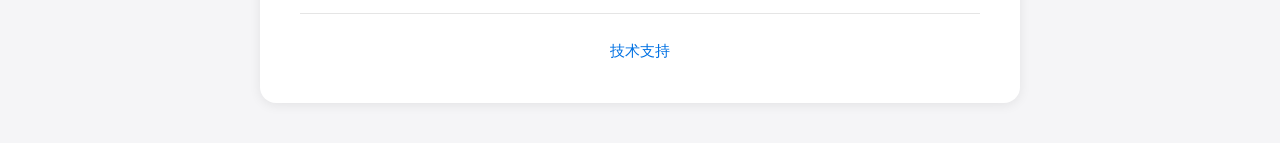
<file: zh/privacy.html>
<!DOCTYPE html>
<html lang="zh-CN">
<head>
    <meta charset="UTF-8">
    <meta name="viewport" content="width=device-width, initial-scale=1.0">
    <title>欧米计算器 - 隐私政策</title>
    <meta name="description" content="了解欧米计算器如何处理本地计算内容、使用统计和用户主动提交的反馈，以及联系开发者的方式。">
    <link rel="canonical" href="https://flynnyoungtop.github.io/calculator-pages/zh/privacy.html">
    <link rel="alternate" hreflang="zh-Hans" href="https://flynnyoungtop.github.io/calculator-pages/zh/privacy.html">
    <link rel="alternate" hreflang="en" href="https://flynnyoungtop.github.io/calculator-pages/en/privacy.html">
    <link rel="alternate" hreflang="x-default" href="https://flynnyoungtop.github.io/calculator-pages/en/privacy.html">
    <link rel="icon" type="image/jpeg" href="../assets/app-icon.jpg">
    <style>
        * { margin: 0; padding: 0; box-sizing: border-box; }
        body { font-family: -apple-system, BlinkMacSystemFont, "Segoe UI", Roboto, Helvetica, Arial, sans-serif; line-height: 1.6; color: #333; background: #f5f5f7; }
        .container { max-width: 800px; margin: 0 auto; padding: 40px 20px; }
        .card { background: #fff; border-radius: 16px; padding: 40px; box-shadow: 0 2px 12px rgba(0,0,0,0.08); }
        h1 { font-size: 28px; margin-bottom: 8px; color: #1d1d1f; }
        h2 { font-size: 20px; margin-top: 32px; margin-bottom: 12px; color: #1d1d1f; }
        p, li { font-size: 15px; color: #424245; margin-bottom: 12px; }
        ul { padding-left: 20px; }
        .date { font-size: 14px; color: #86868b; margin-bottom: 24px; }
        .lang-switch { text-align: right; margin-bottom: 16px; }
        .lang-switch a { font-size: 14px; color: #0071e3; text-decoration: none; }
        .nav { text-align: center; margin-top: 24px; }
        .nav a { color: #0071e3; text-decoration: none; font-size: 15px; }
        hr { border: none; border-top: 1px solid #e5e5e5; margin: 24px 0; }
    </style>
</head>
<body>
    <div class="container">
        <div class="card">
            <div class="lang-switch">
                <a href="../">产品首页</a> ·
                <a href="../en/privacy.html">English</a>
            </div>

            <h1>隐私政策</h1>
<p class="date">更新日期：2026年10月4日</p>
<h2>计算内容保留在本地</h2>
<p>您的算式、计算结果、历史记录和备注正文仅保存在设备本地，不会作为使用统计上传。计算功能可以离线使用。</p>
<h2>使用统计</h2>
<p>应用默认启用使用统计，在统计服务已配置时发送随机安装编号、会话编号、事件时间、使用次数、前台时长、功能使用计数、应用版本、设备型号、系统版本、语言、系统地区偏好和时区。安装编号用于关联同一次安装的使用情况，不代表实名身份。</p>
<h2>国家地区</h2>
<p>服务端使用连接 IP 推断国家地区，仅保存国家地区代码，不保存原始 IP，也不请求 GPS 权限。网络代理或 VPN 可能影响结果；系统地区偏好与实际所在地分别处理。</p>
<h2>用途与保留时间</h2>
<p>统计用于了解活跃情况、使用频率和留存，以改进应用。在线事件明细保留 30 天，会话摘要保留 90 天，每日汇总保留 13 个月；安装信息在最后活跃 13 个月后清理，本地备份按 7 天滚动保留。尚未发送的数据最多在设备保存 7 天、最多 1000 条。</p>
<h2>数据请求</h2>
<p>您可以联系我们咨询或申请删除相关统计记录。卸载应用不会自动删除服务端此前收到的数据；已收到的数据按上述保留期限处理。</p>
<h2>数据安全与第三方</h2>
<p>生产统计通过 HTTPS 发送至开发者运营的服务。应用不接入第三方广告或分析 SDK，不使用广告标识符，也不将使用数据用于跨应用广告追踪。管理后台仅向授权管理者开放。</p>
<h2>儿童隐私</h2>
<p>本应用不针对 13 岁以下儿童。若您认为我们收到了儿童相关数据，请联系开发者处理。</p>
<h2>政策更新与联系</h2>
<p>政策随实际数据处理方式更新。隐私问题或数据请求请联系 flynnyoungtop@qq.com。</p>

<h2>用户反馈</h2>
<p>仅当您主动提交反馈时，我们接收填写的反馈内容、可选邮箱和主动选择的图片，用于处理问题和回复。图片上传前会压缩并移除原图元数据；不会自动附带计算记录、使用统计安装编号或诊断日志。</p>
<p>为了让您无需注册也能查看回复，应用首次提交反馈前会生成随机反馈标识和访问凭据。凭据保存在本机钥匙串中，服务端仅保存凭据摘要。反馈标识用于关联您提交的会话，不与使用统计安装编号关联；读取对话时也会保存已读位置，以显示未读提醒。设备凭据丢失或更换设备后，不保证恢复原有反馈记录。</p>
<p>不填写邮箱也可以在应用内查看回复。若您留下邮箱，并且邮件通知服务已启用，我们也可发送回复提醒；邮件只包含提醒与查看方式，不包含反馈正文、图片或访问凭据。邮件服务会处理收件邮箱与这封通知的内容。</p>
<p>新版反馈会话、消息和附件自最后更新起在线保存 180 天，到期后清理；旧版单次反馈仍按提交时间保存 180 天。无关联会话且 180 天未使用的反馈身份也会清理。本地备份最多额外保留 7 天。您可以联系我们申请删除反馈。</p>

            <hr>
            <div class="nav">
                <a href="support.html">技术支持</a>
            </div>
        </div>
    </div>
</body>
</html>
</file>
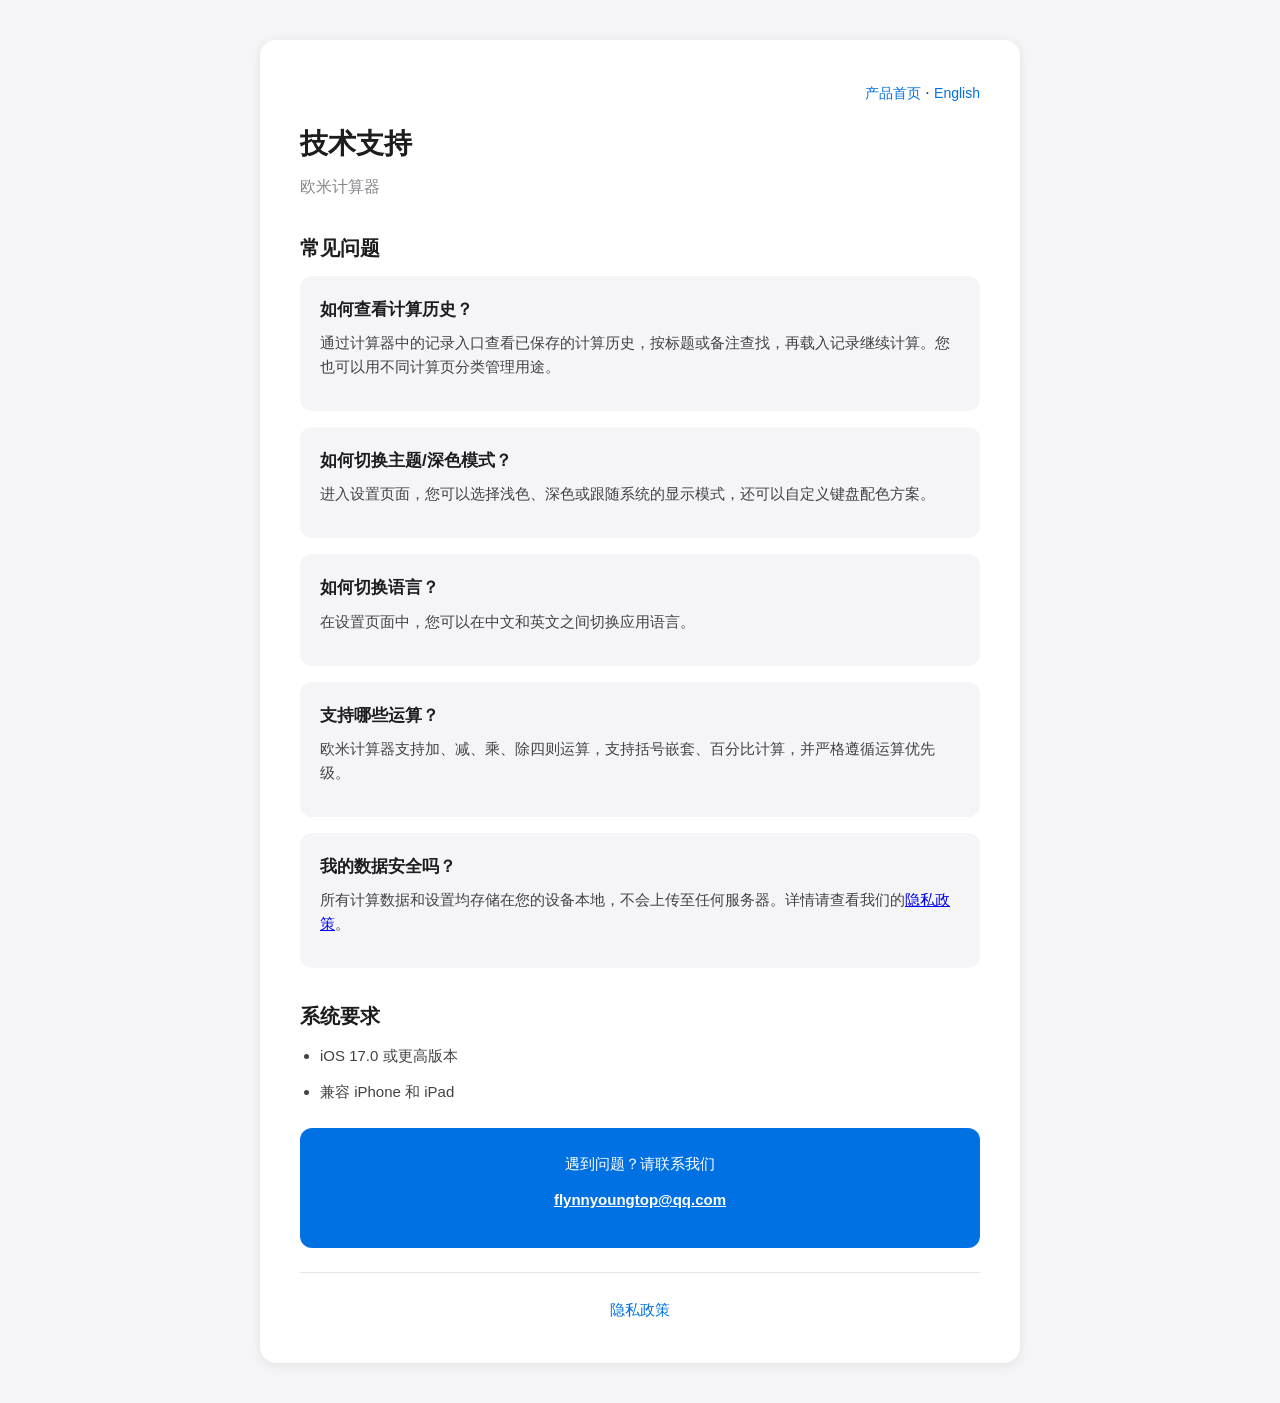
<file: zh/support.html>
<!DOCTYPE html>
<html lang="zh-CN">
<head>
    <meta charset="UTF-8">
    <meta name="viewport" content="width=device-width, initial-scale=1.0">
    <title>欧米计算器 - 技术支持</title>
    <meta name="description" content="查看欧米计算器的使用帮助：计算历史、数字备注、主题、语言和系统要求，以及联系开发者的方式。">
    <link rel="canonical" href="https://flynnyoungtop.github.io/calculator-pages/zh/support.html">
    <link rel="alternate" hreflang="zh-Hans" href="https://flynnyoungtop.github.io/calculator-pages/zh/support.html">
    <link rel="alternate" hreflang="en" href="https://flynnyoungtop.github.io/calculator-pages/en/support.html">
    <link rel="alternate" hreflang="x-default" href="https://flynnyoungtop.github.io/calculator-pages/en/support.html">
    <link rel="icon" type="image/jpeg" href="../assets/app-icon.jpg">
    <style>
        * { margin: 0; padding: 0; box-sizing: border-box; }
        body { font-family: -apple-system, BlinkMacSystemFont, "Segoe UI", Roboto, Helvetica, Arial, sans-serif; line-height: 1.6; color: #333; background: #f5f5f7; }
        .container { max-width: 800px; margin: 0 auto; padding: 40px 20px; }
        .card { background: #fff; border-radius: 16px; padding: 40px; box-shadow: 0 2px 12px rgba(0,0,0,0.08); }
        h1 { font-size: 28px; margin-bottom: 8px; color: #1d1d1f; }
        h2 { font-size: 20px; margin-top: 32px; margin-bottom: 12px; color: #1d1d1f; }
        h3 { font-size: 17px; margin-top: 20px; margin-bottom: 8px; color: #1d1d1f; }
        p, li { font-size: 15px; color: #424245; margin-bottom: 12px; }
        ul { padding-left: 20px; }
        .subtitle { font-size: 16px; color: #86868b; margin-bottom: 24px; }
        .lang-switch { text-align: right; margin-bottom: 16px; }
        .lang-switch a { font-size: 14px; color: #0071e3; text-decoration: none; }
        .faq { background: #f5f5f7; border-radius: 12px; padding: 20px; margin-bottom: 16px; }
        .faq h3 { margin-top: 0; }
        .contact-box { background: #0071e3; color: #fff; border-radius: 12px; padding: 24px; margin-top: 24px; text-align: center; }
        .contact-box p { color: #fff; }
        .contact-box a { color: #fff; font-weight: 600; }
        .nav { text-align: center; margin-top: 24px; }
        .nav a { color: #0071e3; text-decoration: none; font-size: 15px; }
        hr { border: none; border-top: 1px solid #e5e5e5; margin: 24px 0; }
    </style>
</head>
<body>
    <div class="container">
        <div class="card">
            <div class="lang-switch">
                <a href="../">产品首页</a> ·
                <a href="../en/support.html">English</a>
            </div>

            <h1>技术支持</h1>
            <p class="subtitle">欧米计算器</p>

            <h2>常见问题</h2>

            <div class="faq">
                <h3>如何查看计算历史？</h3>
                <p>通过计算器中的记录入口查看已保存的计算历史，按标题或备注查找，再载入记录继续计算。您也可以用不同计算页分类管理用途。</p>
            </div>

            <div class="faq">
                <h3>如何切换主题/深色模式？</h3>
                <p>进入设置页面，您可以选择浅色、深色或跟随系统的显示模式，还可以自定义键盘配色方案。</p>
            </div>

            <div class="faq">
                <h3>如何切换语言？</h3>
                <p>在设置页面中，您可以在中文和英文之间切换应用语言。</p>
            </div>

            <div class="faq">
                <h3>支持哪些运算？</h3>
                <p>欧米计算器支持加、减、乘、除四则运算，支持括号嵌套、百分比计算，并严格遵循运算优先级。</p>
            </div>

            <div class="faq">
                <h3>我的数据安全吗？</h3>
                <p>所有计算数据和设置均存储在您的设备本地，不会上传至任何服务器。详情请查看我们的<a href="privacy.html">隐私政策</a>。</p>
            </div>

            <h2>系统要求</h2>
            <ul>
                <li>iOS 17.0 或更高版本</li>
                <li>兼容 iPhone 和 iPad</li>
            </ul>

            <div class="contact-box">
                <p>遇到问题？请联系我们</p>
                <p><a href="mailto:flynnyoungtop@qq.com">flynnyoungtop@qq.com</a></p>
            </div>

            <hr>
            <div class="nav">
                <a href="privacy.html">隐私政策</a>
            </div>
        </div>
    </div>
</body>
</html>
</file>
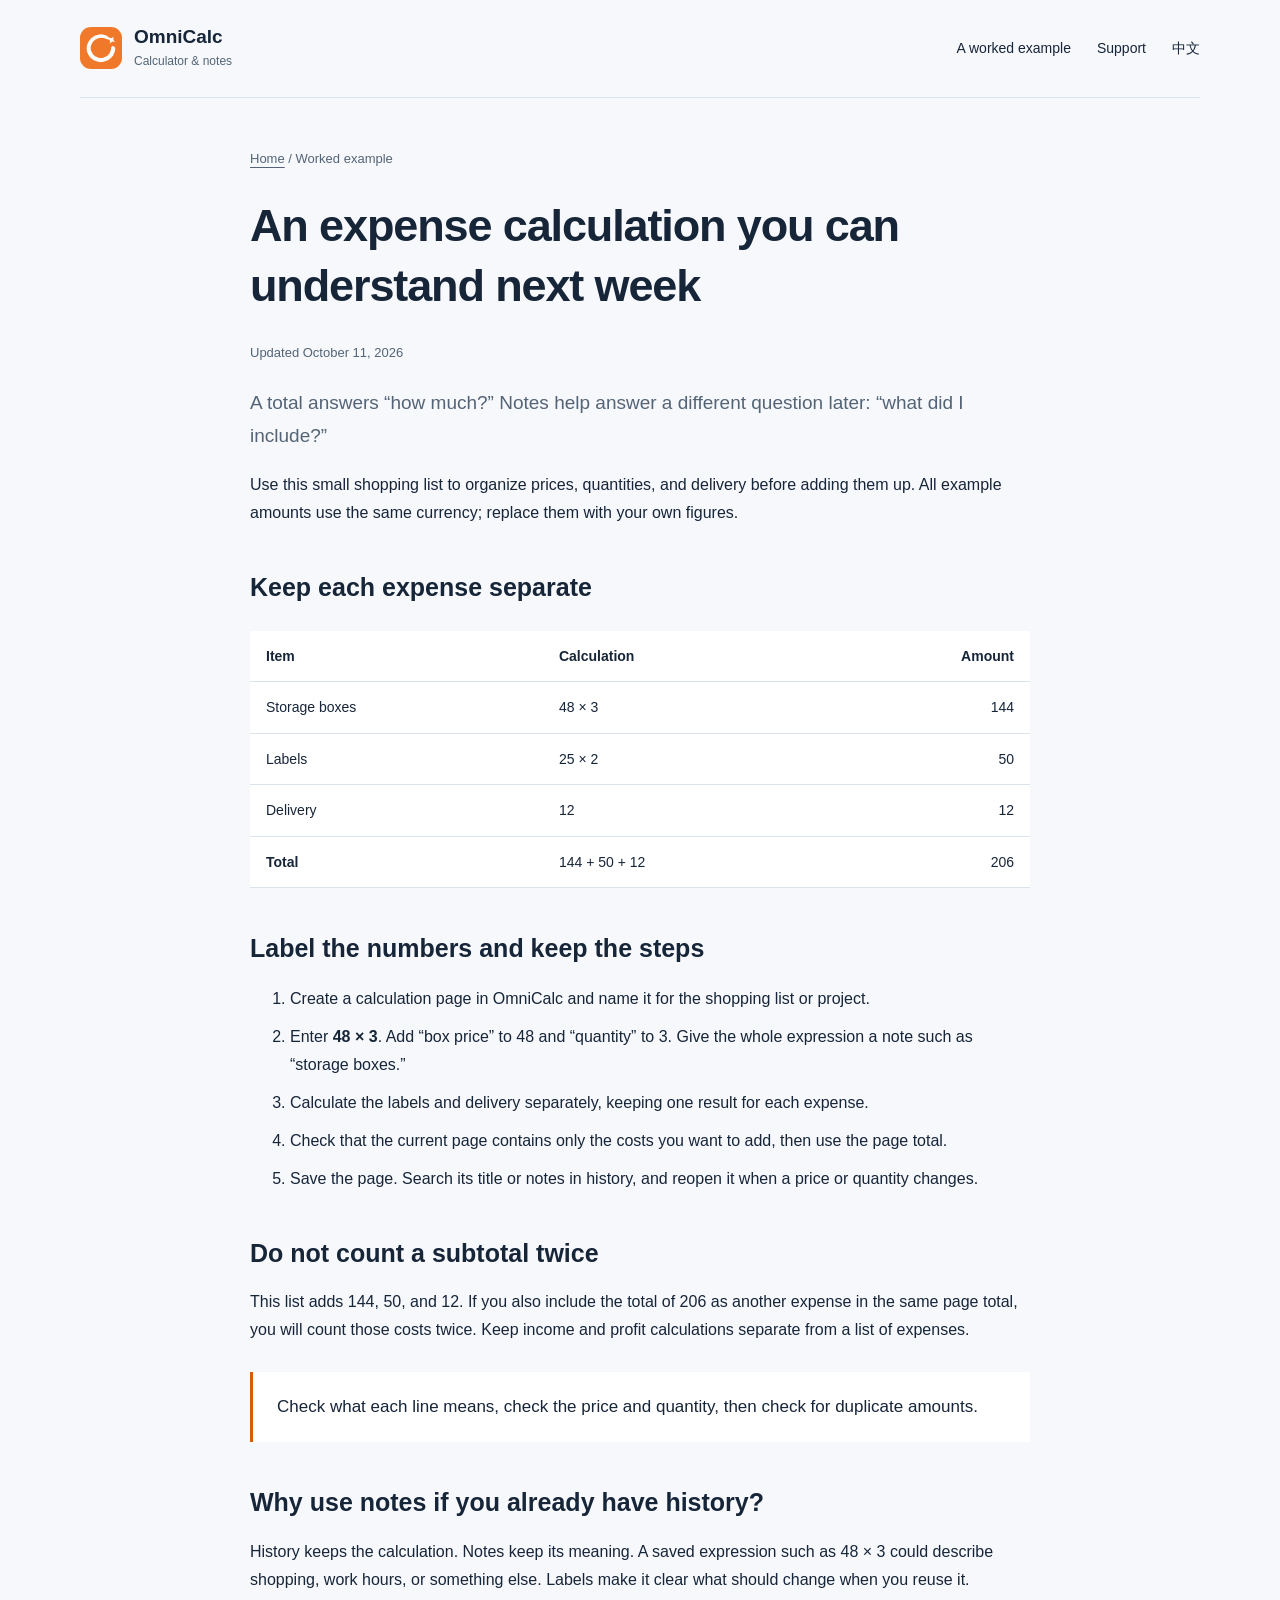
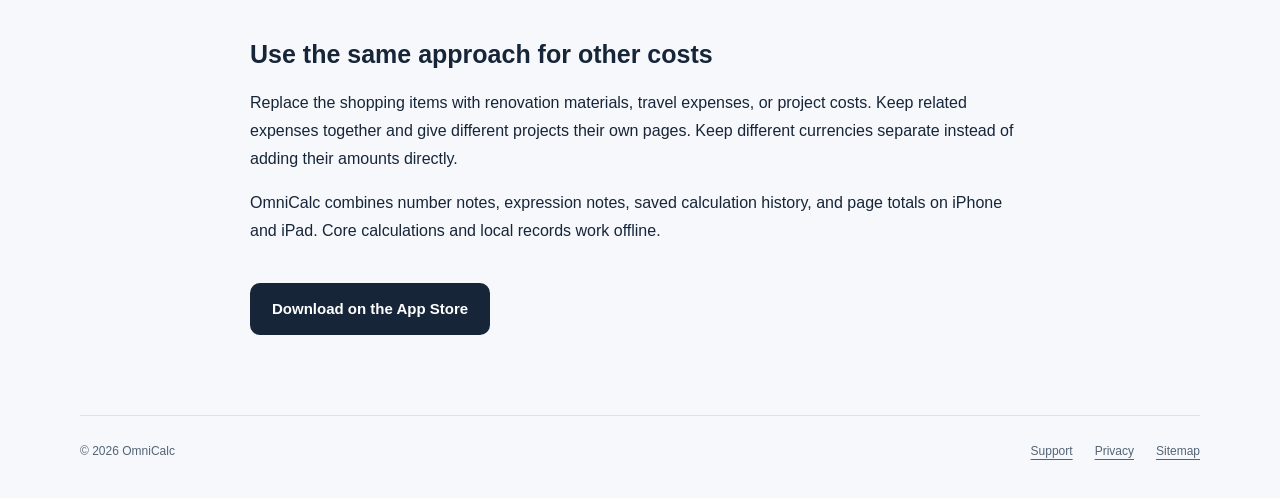
<file: en/guides/expense-calculator.html>
<!DOCTYPE html>
<html lang="en">
<head>
  <meta charset="utf-8">
  <meta name="viewport" content="width=device-width, initial-scale=1">
  <title>How to Calculate Expenses with Notes &amp; Saved History | OmniCalc</title>
  <meta name="description" content="A worked shopping-list example shows how to label prices and quantities, save calculations, and total separate expenses in OmniCalc for iPhone and iPad.">
  <link rel="canonical" href="https://flynnyoungtop.github.io/calculator-pages/en/guides/expense-calculator.html">
  <link rel="alternate" hreflang="zh-Hans" href="https://flynnyoungtop.github.io/calculator-pages/zh/guides/expense-calculator.html">
  <link rel="alternate" hreflang="en" href="https://flynnyoungtop.github.io/calculator-pages/en/guides/expense-calculator.html">
  <link rel="alternate" hreflang="x-default" href="https://flynnyoungtop.github.io/calculator-pages/en/guides/expense-calculator.html">
  <meta property="og:type" content="website">
  <meta property="og:site_name" content="OmniCalc">
  <meta property="og:locale" content="en_US">
  <meta property="og:title" content="How to Calculate Expenses with Notes &amp; Saved History | OmniCalc">
  <meta property="og:description" content="A worked shopping-list example shows how to label prices and quantities, save calculations, and total separate expenses in OmniCalc for iPhone and iPad.">
  <meta property="og:url" content="https://flynnyoungtop.github.io/calculator-pages/en/guides/expense-calculator.html">
  <meta property="og:image" content="https://flynnyoungtop.github.io/calculator-pages/assets/app-icon.jpg">
  <meta property="og:image:alt" content="OmniCalc app icon">
  <meta name="twitter:card" content="summary">
  <meta name="apple-itunes-app" content="app-id=6760615662">
  <meta name="theme-color" content="#f6f8fb">
  <link rel="icon" type="image/jpeg" href="../../assets/app-icon.jpg">
  <link rel="apple-touch-icon" href="../../assets/app-icon.jpg">
  <link rel="stylesheet" href="../../assets/site.css">
  <script type="application/ld+json">{"@context": "https://schema.org", "@type": "BreadcrumbList", "itemListElement": [{"@type": "ListItem", "position": 1, "name": "OmniCalc", "item": "https://flynnyoungtop.github.io/calculator-pages/en/"}, {"@type": "ListItem", "position": 2, "name": "An expense calculation you can understand next week", "item": "https://flynnyoungtop.github.io/calculator-pages/en/guides/expense-calculator.html"}]}</script>
</head>
<body><a class="skip" href="#main">Skip to content</a>
<header class="wrap"><nav class="site-nav" aria-label="Main navigation">
  <a class="brand" href="../../en/"><img src="../../assets/app-icon.jpg" width="42" height="42" alt=""><span>OmniCalc<small>Calculator & notes</small></span></a>
  <div class="nav-links"><a class="optional" href="../../en/guides/expense-calculator.html">A worked example</a><a href="../../en/support.html">Support</a><a href="../../zh/guides/expense-calculator.html" lang="zh-Hans">中文</a></div>
</nav></header><main id="main" class="wrap"><article class="article"><div class="breadcrumbs"><a href="../">Home</a> / Worked example</div><h1>An expense calculation you can understand next week</h1><time datetime="2026-10-11">Updated October 11, 2026</time>
<p class="lead">A total answers “how much?” Notes help answer a different question later: “what did I include?”</p>
<p>Use this small shopping list to organize prices, quantities, and delivery before adding them up. All example amounts use the same currency; replace them with your own figures.</p>
<h2>Keep each expense separate</h2><table><thead><tr><th scope="col">Item</th><th scope="col">Calculation</th><th scope="col">Amount</th></tr></thead><tbody><tr><td>Storage boxes</td><td>48 × 3</td><td>144</td></tr><tr><td>Labels</td><td>25 × 2</td><td>50</td></tr><tr><td>Delivery</td><td>12</td><td>12</td></tr><tr><th scope="row">Total</th><td>144 + 50 + 12</td><td>206</td></tr></tbody></table>
<h2>Label the numbers and keep the steps</h2><ol><li>Create a calculation page in OmniCalc and name it for the shopping list or project.</li><li>Enter <strong>48 × 3</strong>. Add “box price” to 48 and “quantity” to 3. Give the whole expression a note such as “storage boxes.”</li><li>Calculate the labels and delivery separately, keeping one result for each expense.</li><li>Check that the current page contains only the costs you want to add, then use the page total.</li><li>Save the page. Search its title or notes in history, and reopen it when a price or quantity changes.</li></ol>
<h2>Do not count a subtotal twice</h2><p>This list adds 144, 50, and 12. If you also include the total of 206 as another expense in the same page total, you will count those costs twice. Keep income and profit calculations separate from a list of expenses.</p>
<aside>Check what each line means, check the price and quantity, then check for duplicate amounts.</aside>
<h2>Why use notes if you already have history?</h2><p>History keeps the calculation. Notes keep its meaning. A saved expression such as 48 × 3 could describe shopping, work hours, or something else. Labels make it clear what should change when you reuse it.</p>
<h2>Use the same approach for other costs</h2><p>Replace the shopping items with renovation materials, travel expenses, or project costs. Keep related expenses together and give different projects their own pages. Keep different currencies separate instead of adding their amounts directly.</p>
<p>OmniCalc combines number notes, expression notes, saved calculation history, and page totals on iPhone and iPad. Core calculations and local records work offline.</p><a class="download" href="https://apps.apple.com/us/app/id6760615662">Download on the App Store</a></article></main><footer class="wrap site-footer"><span>© 2026 OmniCalc</span><div class="footer-links"><a href="../../en/support.html">Support</a><a href="../../en/privacy.html">Privacy</a><a href="../../sitemap.xml">Sitemap</a></div></footer></body></html>
</file>
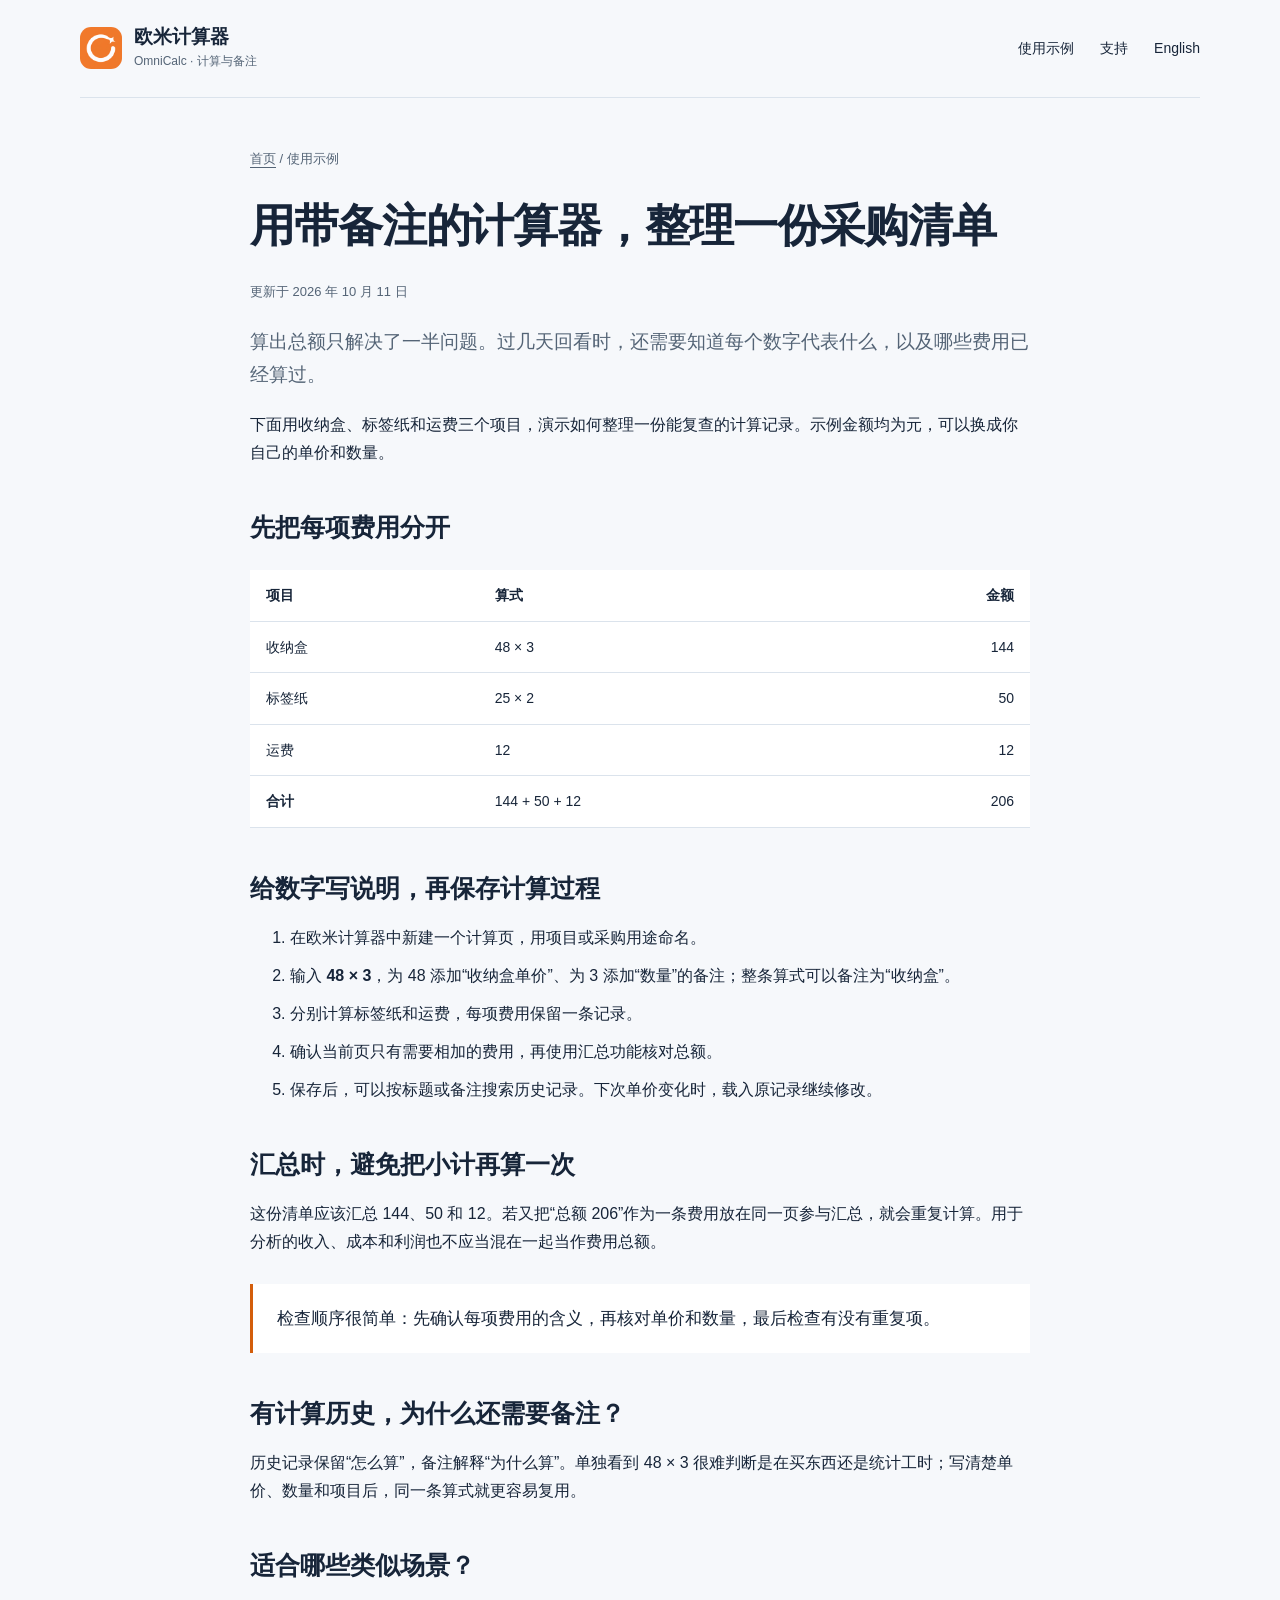
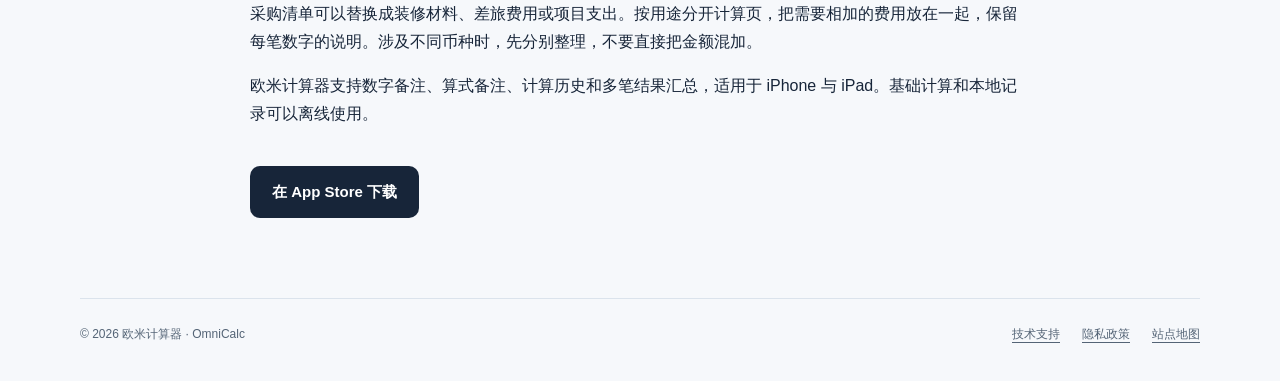
<file: zh/guides/expense-calculator.html>
<!DOCTYPE html>
<html lang="zh-Hans">
<head>
  <meta charset="utf-8">
  <meta name="viewport" content="width=device-width, initial-scale=1">
  <title>用带备注的计算器整理采购清单与汇总费用｜欧米计算器</title>
  <meta name="description" content="用单价、数量和运费的完整算例，了解如何在欧米计算器中给数字加备注、保存采购记录，并汇总互不重复的费用。">
  <link rel="canonical" href="https://flynnyoungtop.github.io/calculator-pages/zh/guides/expense-calculator.html">
  <link rel="alternate" hreflang="zh-Hans" href="https://flynnyoungtop.github.io/calculator-pages/zh/guides/expense-calculator.html">
  <link rel="alternate" hreflang="en" href="https://flynnyoungtop.github.io/calculator-pages/en/guides/expense-calculator.html">
  <link rel="alternate" hreflang="x-default" href="https://flynnyoungtop.github.io/calculator-pages/en/guides/expense-calculator.html">
  <meta property="og:type" content="website">
  <meta property="og:site_name" content="OmniCalc">
  <meta property="og:locale" content="zh_CN">
  <meta property="og:title" content="用带备注的计算器整理采购清单与汇总费用｜欧米计算器">
  <meta property="og:description" content="用单价、数量和运费的完整算例，了解如何在欧米计算器中给数字加备注、保存采购记录，并汇总互不重复的费用。">
  <meta property="og:url" content="https://flynnyoungtop.github.io/calculator-pages/zh/guides/expense-calculator.html">
  <meta property="og:image" content="https://flynnyoungtop.github.io/calculator-pages/assets/app-icon.jpg">
  <meta property="og:image:alt" content="OmniCalc app icon">
  <meta name="twitter:card" content="summary">
  <meta name="apple-itunes-app" content="app-id=6760615662">
  <meta name="theme-color" content="#f6f8fb">
  <link rel="icon" type="image/jpeg" href="../../assets/app-icon.jpg">
  <link rel="apple-touch-icon" href="../../assets/app-icon.jpg">
  <link rel="stylesheet" href="../../assets/site.css">
  <script type="application/ld+json">{"@context": "https://schema.org", "@type": "BreadcrumbList", "itemListElement": [{"@type": "ListItem", "position": 1, "name": "欧米计算器", "item": "https://flynnyoungtop.github.io/calculator-pages/"}, {"@type": "ListItem", "position": 2, "name": "用带备注的计算器，整理一份采购清单", "item": "https://flynnyoungtop.github.io/calculator-pages/zh/guides/expense-calculator.html"}]}</script>
</head>
<body><a class="skip" href="#main">跳到正文</a>
<header class="wrap"><nav class="site-nav" aria-label="主导航">
  <a class="brand" href="../../"><img src="../../assets/app-icon.jpg" width="42" height="42" alt=""><span>欧米计算器<small>OmniCalc · 计算与备注</small></span></a>
  <div class="nav-links"><a class="optional" href="../../zh/guides/expense-calculator.html">使用示例</a><a href="../../zh/support.html">支持</a><a href="../../en/guides/expense-calculator.html" lang="en">English</a></div>
</nav></header><main id="main" class="wrap"><article class="article"><div class="breadcrumbs"><a href="../../">首页</a> / 使用示例</div><h1>用带备注的计算器，整理一份采购清单</h1><time datetime="2026-10-11">更新于 2026 年 10 月 11 日</time>
<p class="lead">算出总额只解决了一半问题。过几天回看时，还需要知道每个数字代表什么，以及哪些费用已经算过。</p>
<p>下面用收纳盒、标签纸和运费三个项目，演示如何整理一份能复查的计算记录。示例金额均为元，可以换成你自己的单价和数量。</p>
<h2>先把每项费用分开</h2><table><thead><tr><th scope="col">项目</th><th scope="col">算式</th><th scope="col">金额</th></tr></thead><tbody><tr><td>收纳盒</td><td>48 × 3</td><td>144</td></tr><tr><td>标签纸</td><td>25 × 2</td><td>50</td></tr><tr><td>运费</td><td>12</td><td>12</td></tr><tr><th scope="row">合计</th><td>144 + 50 + 12</td><td>206</td></tr></tbody></table>
<h2>给数字写说明，再保存计算过程</h2><ol><li>在欧米计算器中新建一个计算页，用项目或采购用途命名。</li><li>输入 <strong>48 × 3</strong>，为 48 添加“收纳盒单价”、为 3 添加“数量”的备注；整条算式可以备注为“收纳盒”。</li><li>分别计算标签纸和运费，每项费用保留一条记录。</li><li>确认当前页只有需要相加的费用，再使用汇总功能核对总额。</li><li>保存后，可以按标题或备注搜索历史记录。下次单价变化时，载入原记录继续修改。</li></ol>
<h2>汇总时，避免把小计再算一次</h2><p>这份清单应该汇总 144、50 和 12。若又把“总额 206”作为一条费用放在同一页参与汇总，就会重复计算。用于分析的收入、成本和利润也不应当混在一起当作费用总额。</p>
<aside>检查顺序很简单：先确认每项费用的含义，再核对单价和数量，最后检查有没有重复项。</aside>
<h2>有计算历史，为什么还需要备注？</h2><p>历史记录保留“怎么算”，备注解释“为什么算”。单独看到 48 × 3 很难判断是在买东西还是统计工时；写清楚单价、数量和项目后，同一条算式就更容易复用。</p>
<h2>适合哪些类似场景？</h2><p>采购清单可以替换成装修材料、差旅费用或项目支出。按用途分开计算页，把需要相加的费用放在一起，保留每笔数字的说明。涉及不同币种时，先分别整理，不要直接把金额混加。</p>
<p>欧米计算器支持数字备注、算式备注、计算历史和多笔结果汇总，适用于 iPhone 与 iPad。基础计算和本地记录可以离线使用。</p><a class="download" href="https://apps.apple.com/cn/app/id6760615662">在 App Store 下载</a></article></main><footer class="wrap site-footer"><span>© 2026 欧米计算器 · OmniCalc</span><div class="footer-links"><a href="../../zh/support.html">技术支持</a><a href="../../zh/privacy.html">隐私政策</a><a href="../../sitemap.xml">站点地图</a></div></footer></body></html>
</file>
<file: assets/site.css>
:root{--paper:#f6f8fb;--white:#fff;--ink:#172539;--muted:#546476;--orange:#d35d0b;--line:#dbe3ec;--display:"Avenir Next","PingFang SC","Microsoft YaHei",sans-serif;--body:-apple-system,BlinkMacSystemFont,"Segoe UI","PingFang SC",sans-serif;--number:"SFMono-Regular",Consolas,monospace}
*{box-sizing:border-box}html{scroll-behavior:smooth;scroll-padding-top:24px}body{margin:0;background:var(--paper);color:var(--ink);font:17px/1.75 var(--body);-webkit-font-smoothing:antialiased}a{color:inherit;text-underline-offset:4px}a:hover{color:var(--orange)}a:focus-visible,summary:focus-visible{outline:3px solid var(--orange);outline-offset:5px}img{display:block;max-width:100%;height:auto}.wrap{width:min(1120px,calc(100% - 56px));margin-inline:auto}.skip{position:absolute;top:-100px;left:20px;padding:12px;background:var(--ink);color:white;z-index:2}.skip:focus{top:12px}.site-nav{display:flex;align-items:center;justify-content:space-between;gap:24px;padding:26px 0;border-bottom:1px solid var(--line)}.brand{display:flex;align-items:center;gap:12px;font:700 19px/1.2 var(--display);text-decoration:none;flex-shrink:0}.brand img{width:42px;height:42px;border-radius:11px}.brand small{display:block;font:12px/1.6 var(--body);font-weight:400;color:var(--muted);margin-top:3px}.nav-links{display:flex;gap:26px;align-items:center;font-size:14px}.nav-links a{text-decoration:none}.hero{display:grid;grid-template-columns:1.35fr .8fr;align-items:center;gap:80px;padding:72px 0 80px}.eyebrow{font-size:13px;letter-spacing:.06em;color:var(--muted);margin:0 0 22px}.hero h1{font:600 clamp(35px,4.4vw,57px)/1.3 var(--display);letter-spacing:-.035em;max-width:720px;margin:0 0 24px}.hero h1 em{font-style:normal;color:var(--orange)}.intro{font-size:18px;color:var(--muted);max-width:550px;margin:0 0 30px}.actions{display:flex;flex-wrap:wrap;align-items:center;gap:22px}.download{display:inline-flex;align-items:center;justify-content:center;min-height:52px;padding:12px 22px;border-radius:10px;background:var(--ink);color:var(--white);font-size:15px;font-weight:600;text-decoration:none}.download:hover{background:#2a3d56;color:white}.secondary{font-size:14px}.requirements{font-size:12px;color:var(--muted);margin-top:14px}.phone{margin:0;justify-self:center;position:relative}.phone img{width:254px;border:7px solid var(--ink);border-radius:37px;box-shadow:18px 25px 0 #e5ebf2}.phone figcaption{font-size:12px;color:var(--muted);text-align:center;margin-top:36px}.feature-strip{display:grid;grid-template-columns:repeat(3,1fr);gap:36px;border-block:1px solid var(--line);padding:34px 0}.feature-strip h2{font:600 21px/1.5 var(--display);margin:0 0 8px}.feature-strip p{font-size:15px;color:var(--muted);margin:0}.story{display:grid;grid-template-columns:1fr 1fr;gap:84px;align-items:center;padding:88px 0}.section-title{font:600 clamp(28px,3.2vw,38px)/1.4 var(--display);letter-spacing:-.025em;margin:0 0 20px}.story p{color:var(--muted);font-size:16px}.ledger{background:white;border:1px solid var(--line);border-radius:14px;overflow:hidden;box-shadow:0 14px 36px #17253909}.ledger-header{padding:22px 26px;border-bottom:1px solid var(--line);font-weight:600;font-size:15px}.ledger-row{display:grid;grid-template-columns:1fr auto;align-items:center;gap:16px;padding:17px 26px;border-bottom:1px solid var(--line)}.ledger-row span{font-size:14px;color:var(--muted)}.ledger-row strong{font:500 19px/1.6 var(--number)}.ledger-total{padding:21px 26px;display:flex;justify-content:space-between;align-items:center;background:#fff6ec;font-size:14px}.ledger-total strong{font:600 31px/1.4 var(--number);color:var(--orange)}.ledger-note{font-size:12px;color:var(--muted);margin-top:10px}.use-cases{padding-bottom:74px}.case-list{display:grid;grid-template-columns:repeat(3,1fr);gap:38px;margin-top:32px}.case-list h3{font:600 18px/1.5 var(--display);margin:0 0 10px}.case-list p{font-size:15px;color:var(--muted);margin:0}.faq-section{display:grid;grid-template-columns:.8fr 1.2fr;gap:84px;border-top:1px solid var(--line);padding:70px 0}.faq-list details{padding:17px 0;border-bottom:1px solid var(--line)}.faq-list summary{cursor:pointer;font-size:16px;font-weight:600}.faq-list p{font-size:15px;color:var(--muted);margin:14px 0 4px}.closing{background:var(--ink);color:white;border-radius:16px;display:flex;justify-content:space-between;gap:32px;align-items:center;padding:38px 42px;margin:0 0 64px}.closing h2{font:600 25px/1.5 var(--display);margin:0}.closing p{color:#c8d4e2;font-size:14px;margin:6px 0 0}.closing .download{background:#fff;color:var(--ink);flex-shrink:0}.site-footer{border-top:1px solid var(--line);display:flex;flex-wrap:wrap;justify-content:space-between;gap:20px;padding:25px 0 36px;font-size:12px;color:var(--muted)}.footer-links{display:flex;flex-wrap:wrap;gap:22px}.article{max-width:780px;margin:50px auto 80px}.breadcrumbs{font-size:13px;color:var(--muted);margin-bottom:25px}.article h1{font:600 clamp(30px,4vw,45px)/1.35 var(--display);letter-spacing:-.025em;margin:0 0 20px}.article .lead{font-size:19px;color:var(--muted)}.article h2{font:600 25px/1.5 var(--display);margin:42px 0 16px}.article p,.article li{font-size:16px}.article li{margin:10px 0}.article table{border-collapse:collapse;width:100%;font-size:14px;background:white;margin:24px 0}.article th,.article td{padding:13px 16px;text-align:left;border-bottom:1px solid var(--line)}.article td:last-child,.article th:last-child{text-align:right}.article aside{padding:20px 24px;border-left:3px solid var(--orange);background:white;margin-top:28px}.article .download{margin-top:22px}.article time{font-size:13px;color:var(--muted)}
@media(max-width:800px){.wrap{width:calc(100% - 36px)}.site-nav{padding:20px 0;gap:15px}.nav-links{gap:18px}.nav-links .optional{display:none}.hero{gap:36px;padding:48px 0 58px;grid-template-columns:1.15fr .75fr}.hero h1{font-size:36px}.intro{font-size:16px}.phone img{width:220px;border-width:5px;border-radius:30px}.story{gap:34px;padding:62px 0}.faq-section{gap:35px}.closing{padding:30px}.feature-strip{gap:22px}.case-list{gap:25px}}
@media(max-width:580px){body{font-size:16px}.brand{font-size:17px}.brand img{width:37px;height:37px}.nav-links{font-size:13px;gap:16px}.hero{grid-template-columns:1fr;gap:40px;padding-top:40px}.hero h1{font-size:37px;max-width:450px}.hero .intro{font-size:17px}.eyebrow{margin-bottom:17px}.phone img{width:234px}.phone figcaption{margin-top:30px}.feature-strip{grid-template-columns:1fr;gap:25px;padding:29px 0}.feature-strip h2{font-size:20px;margin-bottom:4px}.story{grid-template-columns:1fr;gap:24px;padding:52px 0}.case-list{grid-template-columns:1fr;gap:26px;margin-top:26px}.use-cases{padding-bottom:52px}.faq-section{grid-template-columns:1fr;gap:8px;padding:45px 0}.closing{align-items:flex-start;flex-direction:column;padding:26px;gap:20px;margin-bottom:45px}.closing h2{font-size:23px}.article{margin-top:34px}.article table{font-size:13px}.article th,.article td{padding:10px 8px}.site-footer{gap:16px}.footer-links{gap:18px}.actions{gap:17px}}
@media(prefers-reduced-motion:reduce){html{scroll-behavior:auto}}
</file>
